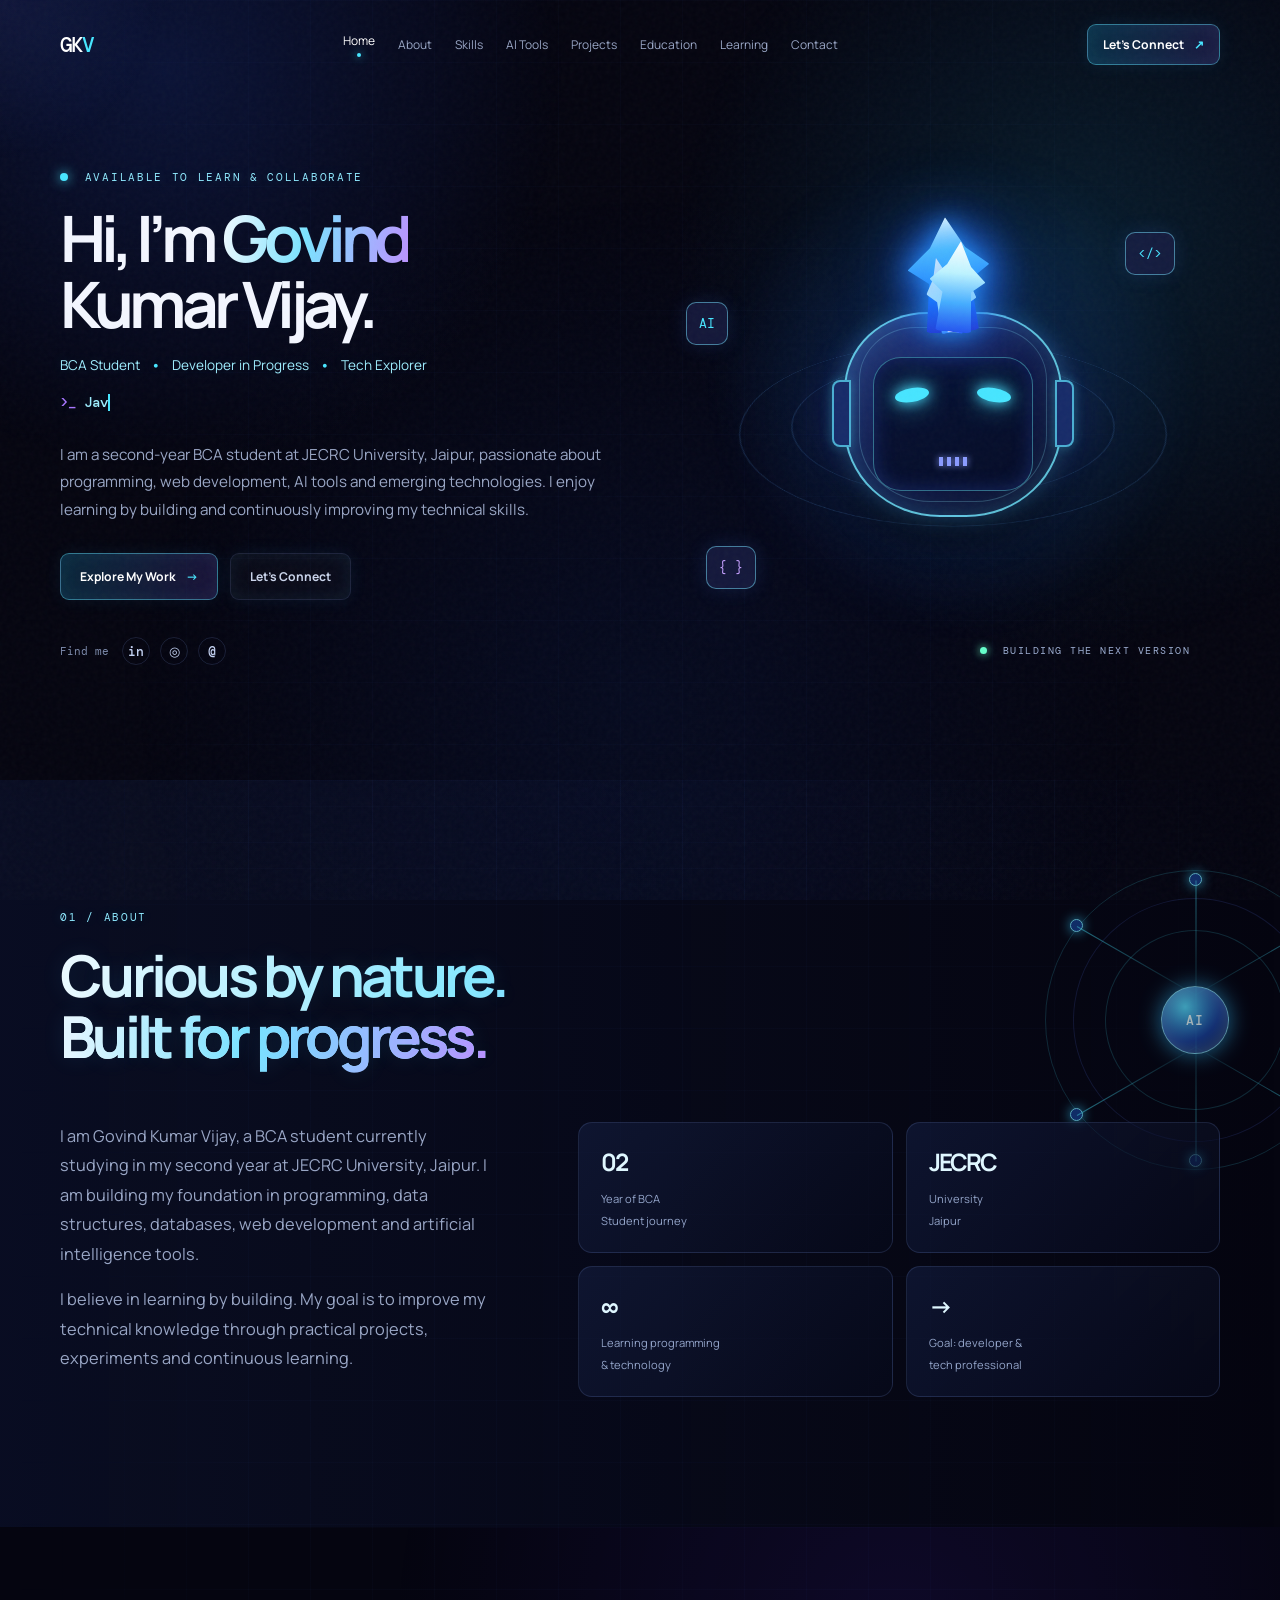
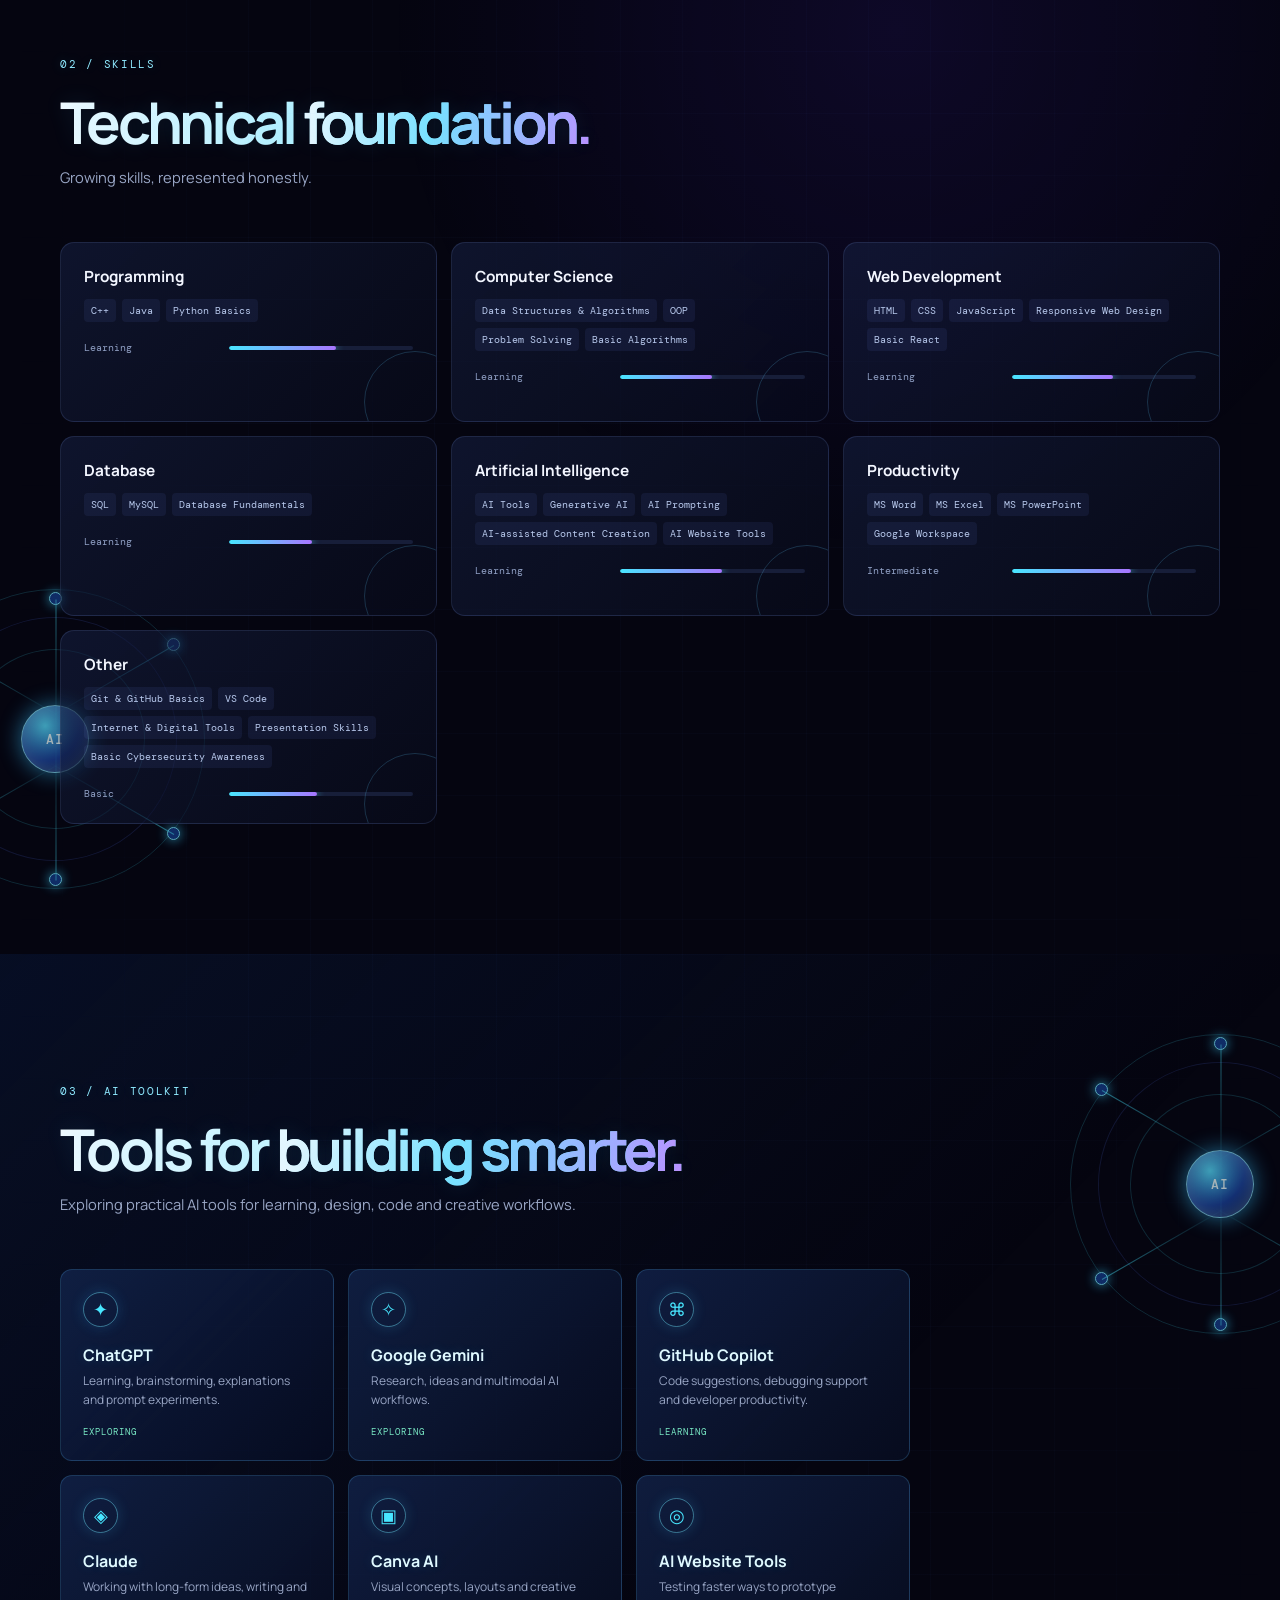
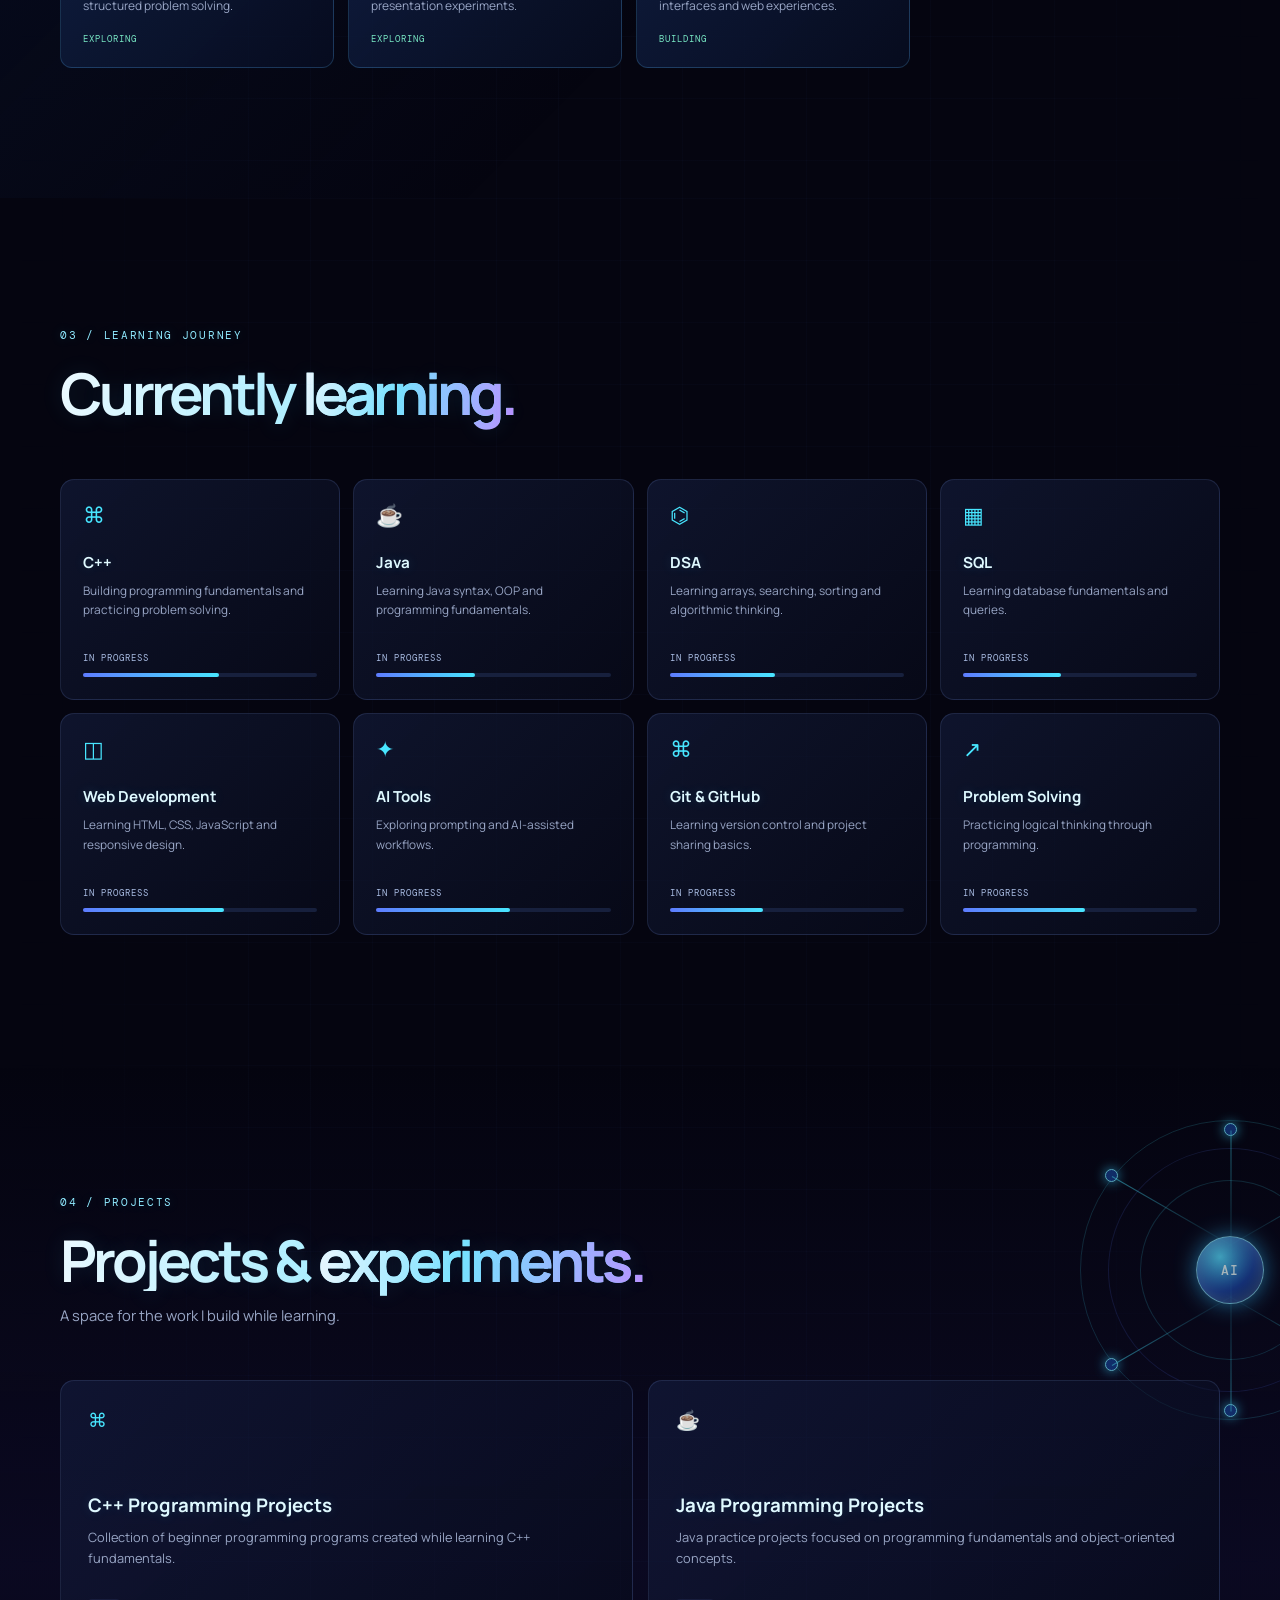
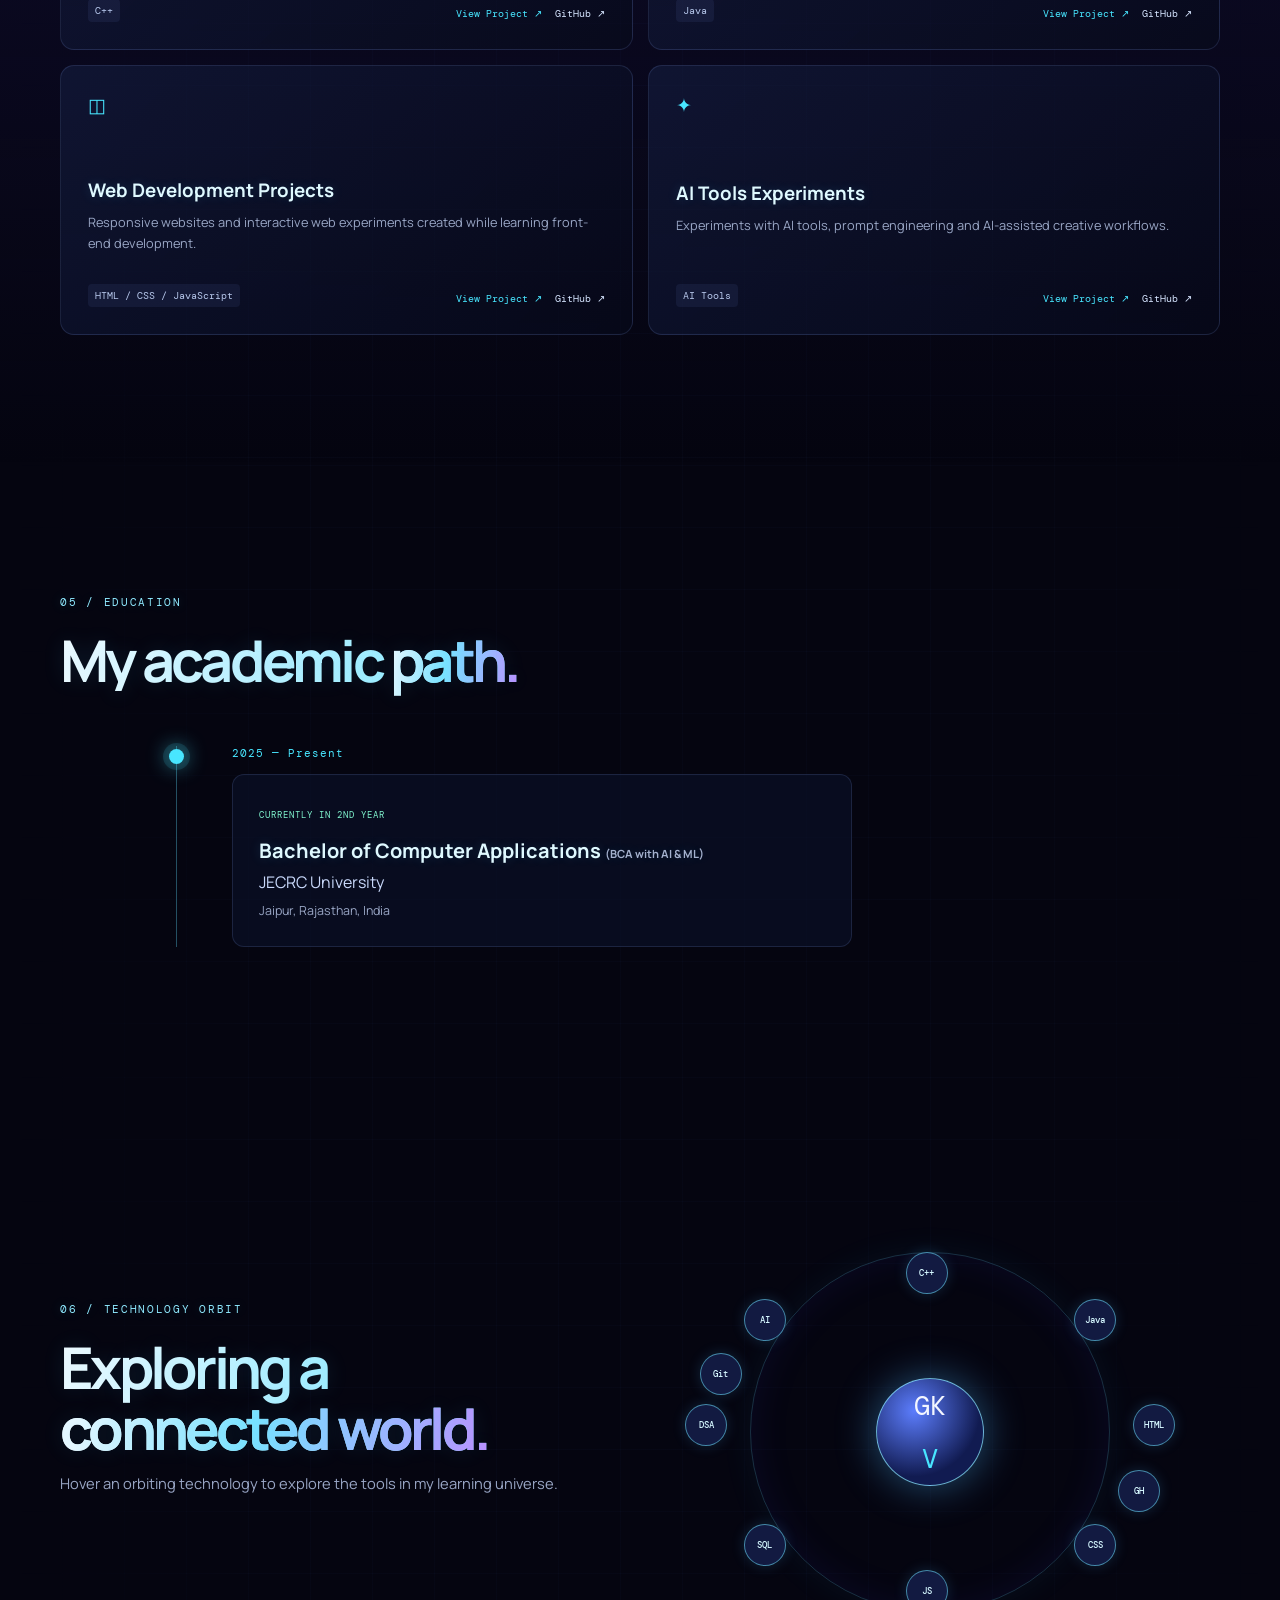
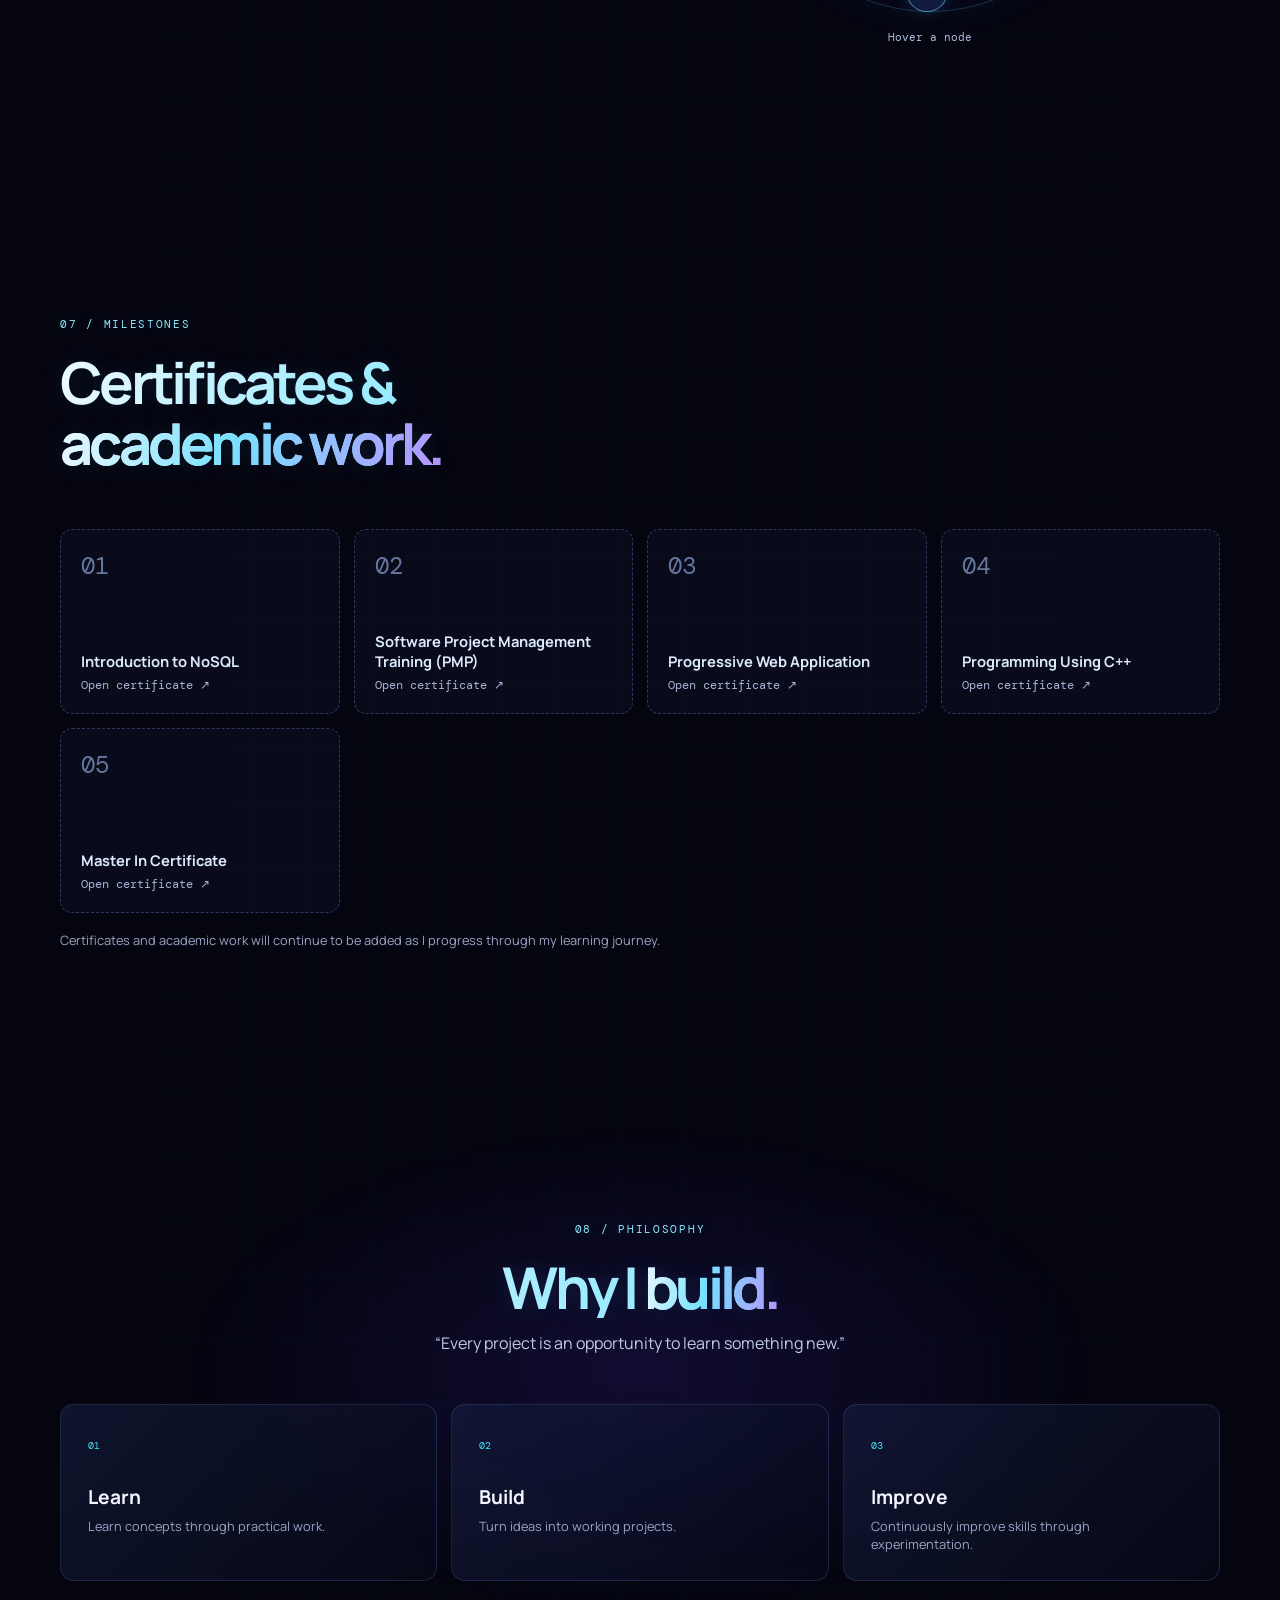
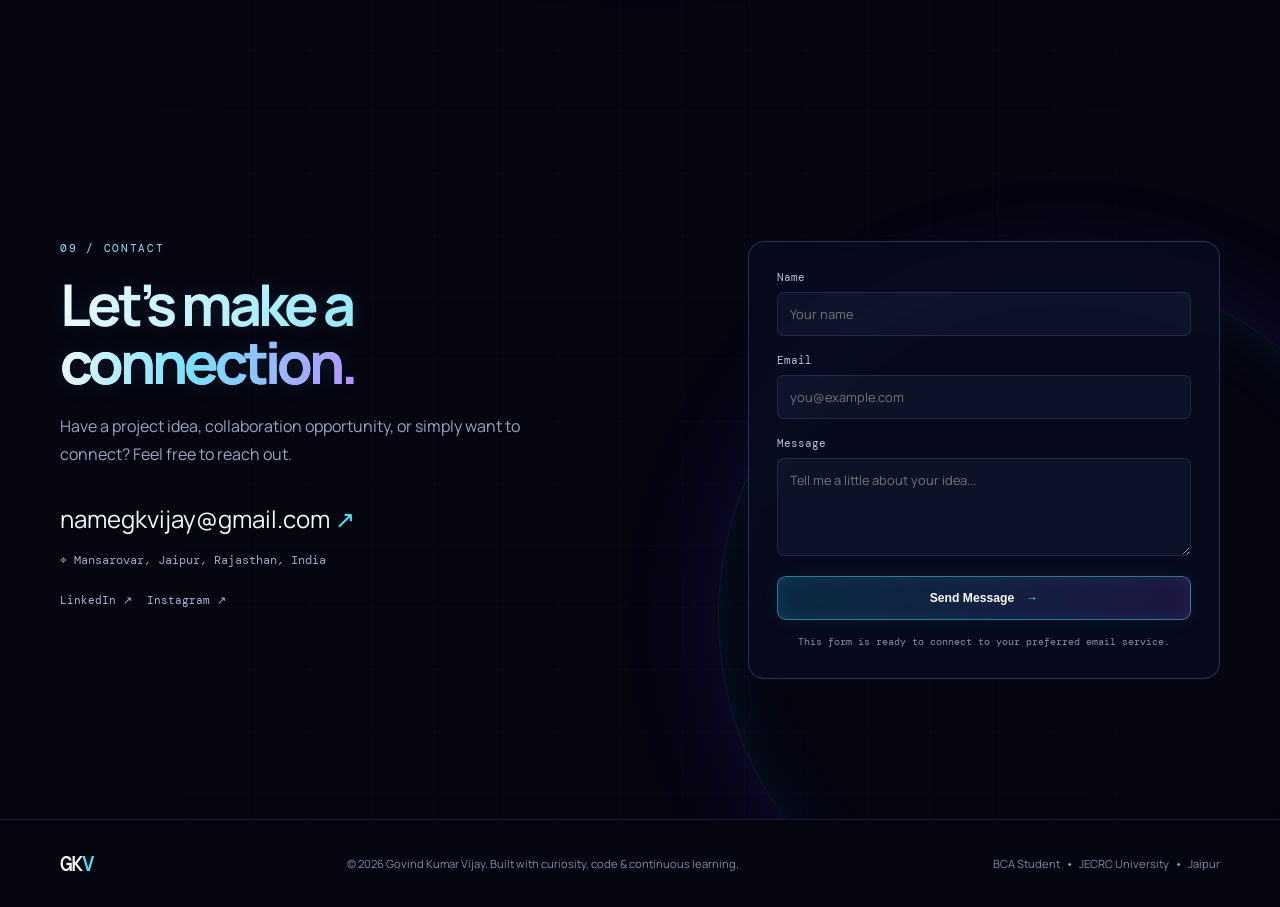
<file: index.html>
<!doctype html>
<html lang="en">
<head>
  <meta charset="UTF-8" />
  <meta name="viewport" content="width=device-width, initial-scale=1.0" />
  <meta name="description" content="Govind Kumar Vijay — BCA student, developer in progress and technology learner." />
  <title>Govind Kumar Vijay | Portfolio</title>
  <link rel="preconnect" href="https://fonts.googleapis.com" />
  <link rel="preconnect" href="https://fonts.gstatic.com" crossorigin />
  <link href="https://fonts.googleapis.com/css2?family=DM+Mono:wght@400;500&family=Manrope:wght@400;500;600;700;800&display=swap" rel="stylesheet" />
  <link rel="stylesheet" href="style.css" />
</head>
<body>
  <div class="cursor-aura" aria-hidden="true"></div>
  <div class="cursor-flame-layer" aria-hidden="true"></div>
  <div class="noise" aria-hidden="true"></div>
  <header class="nav-wrap">
    <nav class="nav container" aria-label="Main navigation">
      <a class="brand" href="#home" aria-label="Govind Kumar Vijay home">GK<span>V</span></a>
      <button class="menu-toggle" aria-expanded="false" aria-label="Open menu"><i></i><i></i><i></i></button>
      <div class="nav-links">
        <a class="active" href="#home">Home</a><a href="#about">About</a><a href="#skills">Skills</a><a href="#ai-tools">AI Tools</a><a href="#projects">Projects</a><a href="#education">Education</a><a href="#learning">Learning</a><a href="#contact">Contact</a>
      </div>
      <a class="nav-cta magnetic" href="#contact">Let's Connect <span>↗</span></a>
    </nav>
  </header>

  <main>
    <section id="home" class="hero section-grid">
      <div class="container hero-layout">
        <div class="hero-copy reveal">
          <p class="eyebrow"><span></span> Available to learn &amp; collaborate</p>
          <h1>Hi, I’m <em>Govind</em><br />Kumar Vijay.</h1>
          <p class="hero-role">BCA Student <b>•</b> Developer in Progress <b>•</b> Tech Explorer</p>
          <div class="type-line"><span class="prompt">&gt;_</span><span id="typing"></span><span class="caret"></span></div>
          <p class="lead">I am a second-year BCA student at JECRC University, Jaipur, passionate about programming, web development, AI tools and emerging technologies. I enjoy learning by building and continuously improving my technical skills.</p>
          <div class="hero-actions"><a href="#projects" class="button primary magnetic">Explore My Work <span>→</span></a><a href="#contact" class="button ghost">Let’s Connect</a></div>
          <div class="socials"><span>Find me</span><a href="https://www.linkedin.com/in/govind-vijay-6130a7372" target="_blank" rel="noopener">in</a><a href="https://www.instagram.com/namegkv" target="_blank" rel="noopener">◎</a><a href="mailto:namegkvijay@gmail.com">@</a></div>
        </div>
        <div class="hero-visual reveal" aria-label="Holographic developer workspace illustration">
          <div class="orbit orbit-one"></div><div class="orbit orbit-two"></div>
          <div class="code-chip chip-one">&lt;/&gt;</div><div class="code-chip chip-two">{ }</div><div class="code-chip chip-three">AI</div>
          <div class="robot-stage" tabindex="0" aria-label="Interactive robot head illustration">
            <div class="aura-flame" aria-hidden="true"><i></i><i></i><i></i><i></i><span></span></div>
            <div class="robot-head">
              <span class="antenna"></span>
              <span class="ear ear-left"></span><span class="ear ear-right"></span>
              <div class="robot-face"><div class="robot-eyes"><i></i><i></i></div><div class="robot-mouth"><i></i><i></i><i></i><i></i></div></div>
            </div>
            <div class="robot-aura" aria-hidden="true"></div>
          </div>
          <div class="visual-caption"><span class="pulse"></span> BUILDING THE NEXT VERSION</div>
        </div>
      </div>
    </section>

    <section id="about" class="section about section-grid"><div class="ai-web ai-web-about" aria-hidden="true"><span class="ai-core">AI</span><i></i><i></i><i></i><i></i><i></i><i></i></div><div class="container">
      <div class="section-head reveal"><p class="eyebrow">01 / About</p><h2>Curious by nature.<br /><em>Built for progress.</em></h2></div>
      <div class="about-layout"><div class="about-copy reveal"><p>I am Govind Kumar Vijay, a BCA student currently studying in my second year at JECRC University, Jaipur. I am building my foundation in programming, data structures, databases, web development and artificial intelligence tools.</p><p>I believe in learning by building. My goal is to improve my technical knowledge through practical projects, experiments and continuous learning.</p></div><div class="stat-grid reveal"><article><strong>02</strong><span>Year of BCA<br />Student journey</span></article><article><strong>JECRC</strong><span>University<br />Jaipur</span></article><article><strong>∞</strong><span>Learning programming<br />&amp; technology</span></article><article><strong>→</strong><span>Goal: developer &amp;<br />tech professional</span></article></div></div>
    </div></section>

    <section id="skills" class="section skills section-grid"><div class="ai-web ai-web-skills" aria-hidden="true"><span class="ai-core">AI</span><i></i><i></i><i></i><i></i><i></i><i></i></div><div class="container"><div class="section-head reveal"><p class="eyebrow">02 / Skills</p><h2>Technical <em>foundation.</em></h2><p>Growing skills, represented honestly.</p></div><div id="skills-grid" class="skills-grid"></div></div></section>

    <section id="ai-tools" class="section ai-tools section-grid"><div class="ai-web ai-web-tools" aria-hidden="true"><span class="ai-core">AI</span><i></i><i></i><i></i><i></i><i></i><i></i></div><div class="container"><div class="section-head reveal"><p class="eyebrow">03 / AI Toolkit</p><h2>Tools for <em>building smarter.</em></h2><p>Exploring practical AI tools for learning, design, code and creative workflows.</p></div><div class="ai-tools-grid reveal"><article class="ai-tool-card"><span class="tool-mark">✦</span><div><h3>ChatGPT</h3><p>Learning, brainstorming, explanations and prompt experiments.</p></div><span class="tool-status">EXPLORING</span></article><article class="ai-tool-card"><span class="tool-mark">✧</span><div><h3>Google Gemini</h3><p>Research, ideas and multimodal AI workflows.</p></div><span class="tool-status">EXPLORING</span></article><article class="ai-tool-card"><span class="tool-mark">⌘</span><div><h3>GitHub Copilot</h3><p>Code suggestions, debugging support and developer productivity.</p></div><span class="tool-status">LEARNING</span></article><article class="ai-tool-card"><span class="tool-mark">◈</span><div><h3>Claude</h3><p>Working with long-form ideas, writing and structured problem solving.</p></div><span class="tool-status">EXPLORING</span></article><article class="ai-tool-card"><span class="tool-mark">▣</span><div><h3>Canva AI</h3><p>Visual concepts, layouts and creative presentation experiments.</p></div><span class="tool-status">EXPLORING</span></article><article class="ai-tool-card"><span class="tool-mark">◎</span><div><h3>AI Website Tools</h3><p>Testing faster ways to prototype interfaces and web experiences.</p></div><span class="tool-status">BUILDING</span></article></div></div></section>

    <section id="learning" class="section learning section-grid"><div class="container"><div class="section-head reveal"><p class="eyebrow">03 / Learning Journey</p><h2>Currently <em>learning.</em></h2></div><div id="learning-grid" class="learning-grid"></div></div></section>

    <section id="projects" class="section projects section-grid"><div class="ai-web ai-web-projects" aria-hidden="true"><span class="ai-core">AI</span><i></i><i></i><i></i><i></i><i></i><i></i></div><div class="container"><div class="section-head reveal"><p class="eyebrow">04 / Projects</p><h2>Projects &amp; <em>experiments.</em></h2><p>A space for the work I build while learning.</p></div><div id="projects-grid" class="projects-grid"></div></div></section>

    <section id="education" class="section education section-grid"><div class="container"><div class="section-head reveal"><p class="eyebrow">05 / Education</p><h2>My academic <em>path.</em></h2></div><div class="timeline reveal"><div class="time-node"></div><div class="time-date">2025 — Present</div><div class="time-card"><span class="status">CURRENTLY IN 2ND YEAR</span><h3>Bachelor of Computer Applications <small>(BCA with AI &amp; ML)</small></h3><p>JECRC University</p><span>Jaipur, Rajasthan, India</span></div></div></div></section>

    <section class="section orbit-section section-grid"><div class="container orbit-layout"><div class="section-head reveal"><p class="eyebrow">06 / Technology Orbit</p><h2>Exploring a<br /><em>connected world.</em></h2><p>Hover an orbiting technology to explore the tools in my learning universe.</p></div><div class="tech-orbit reveal"><div class="orbit-ring"></div><div class="orbit-center">GK<span>V</span></div><div class="orbit-items"><button data-tech="C++ — programming fundamentals">C++</button><button data-tech="Java — OOP &amp; core syntax">Java</button><button data-tech="HTML — semantic structure">HTML</button><button data-tech="CSS — responsive styling">CSS</button><button data-tech="JavaScript — web interactivity">JS</button><button data-tech="SQL — database querying">SQL</button><button data-tech="DSA — algorithmic thinking">DSA</button><button data-tech="AI — tools &amp; workflows">AI</button><button data-tech="Git — version control basics">Git</button><button data-tech="GitHub — project sharing">GH</button></div><p class="tech-tooltip">Hover a node</p></div></div></section>

    <section class="section certificates section-grid"><div class="container"><div class="section-head reveal"><p class="eyebrow">07 / Milestones</p><h2>Certificates &amp;<br /><em>academic work.</em></h2></div><div class="certificate-grid reveal"><a class="certificate certificate-link" href="assets/documents/introduction-to-nosql.pdf" target="_blank"><span>01</span><div><strong>Introduction to NoSQL</strong><p>Open certificate ↗</p></div></a><a class="certificate certificate-link" href="assets/documents/software-project-management-pmp.pdf" target="_blank"><span>02</span><div><strong>Software Project Management Training (PMP)</strong><p>Open certificate ↗</p></div></a><a class="certificate certificate-link" href="assets/documents/progressive-web-application.pdf" target="_blank"><span>03</span><div><strong>Progressive Web Application</strong><p>Open certificate ↗</p></div></a><a class="certificate certificate-link" href="assets/documents/programming-using-cpp.pdf" target="_blank"><span>04</span><div><strong>Programming Using C++</strong><p>Open certificate ↗</p></div></a><a class="certificate certificate-link" href="assets/documents/master-in-certificate.pdf" target="_blank"><span>05</span><div><strong>Master In Certificate</strong><p>Open certificate ↗</p></div></a></div><p class="future-note">Certificates and academic work will continue to be added as I progress through my learning journey.</p></div></section>

    <section class="section why section-grid"><div class="container"><div class="why-intro reveal"><p class="eyebrow">08 / Philosophy</p><h2>Why I <em>build.</em></h2><p>“Every project is an opportunity to learn something new.”</p></div><div class="why-cards reveal"><article><b>01</b><h3>Learn</h3><p>Learn concepts through practical work.</p></article><article><b>02</b><h3>Build</h3><p>Turn ideas into working projects.</p></article><article><b>03</b><h3>Improve</h3><p>Continuously improve skills through experimentation.</p></article></div></div></section>

    <section id="contact" class="section contact section-grid"><div class="contact-orb"></div><div class="container contact-layout"><div class="contact-copy reveal"><p class="eyebrow">09 / Contact</p><h2>Let’s make a<br /><em>connection.</em></h2><p>Have a project idea, collaboration opportunity, or simply want to connect? Feel free to reach out.</p><a class="email-link" href="mailto:namegkvijay@gmail.com">namegkvijay@gmail.com <span>↗</span></a><p class="location">⌖ Mansarovar, Jaipur, Rajasthan, India</p><div class="contact-social"><a href="https://www.linkedin.com/in/govind-vijay-6130a7372" target="_blank" rel="noopener">LinkedIn ↗</a><a href="https://www.instagram.com/namegkv" target="_blank" rel="noopener">Instagram ↗</a></div></div><form class="contact-form reveal" id="contact-form" novalidate><label>Name<input required name="name" placeholder="Your name" /></label><label>Email<input required name="email" type="email" placeholder="you@example.com" /></label><label>Message<textarea required name="message" rows="4" placeholder="Tell me a little about your idea..."></textarea></label><button class="button primary magnetic" type="submit">Send Message <span>→</span></button><p class="form-note" id="form-note">This form is ready to connect to your preferred email service.</p></form></div></section>
  </main>
  <footer><div class="container"><a class="brand" href="#home">GK<span>V</span></a><p>© 2026 Govind Kumar Vijay. Built with curiosity, code &amp; continuous learning.</p><span>BCA Student <i>•</i> JECRC University <i>•</i> Jaipur</span></div></footer>
  <script src="script.js"></script>
</body>
</html>
</file>
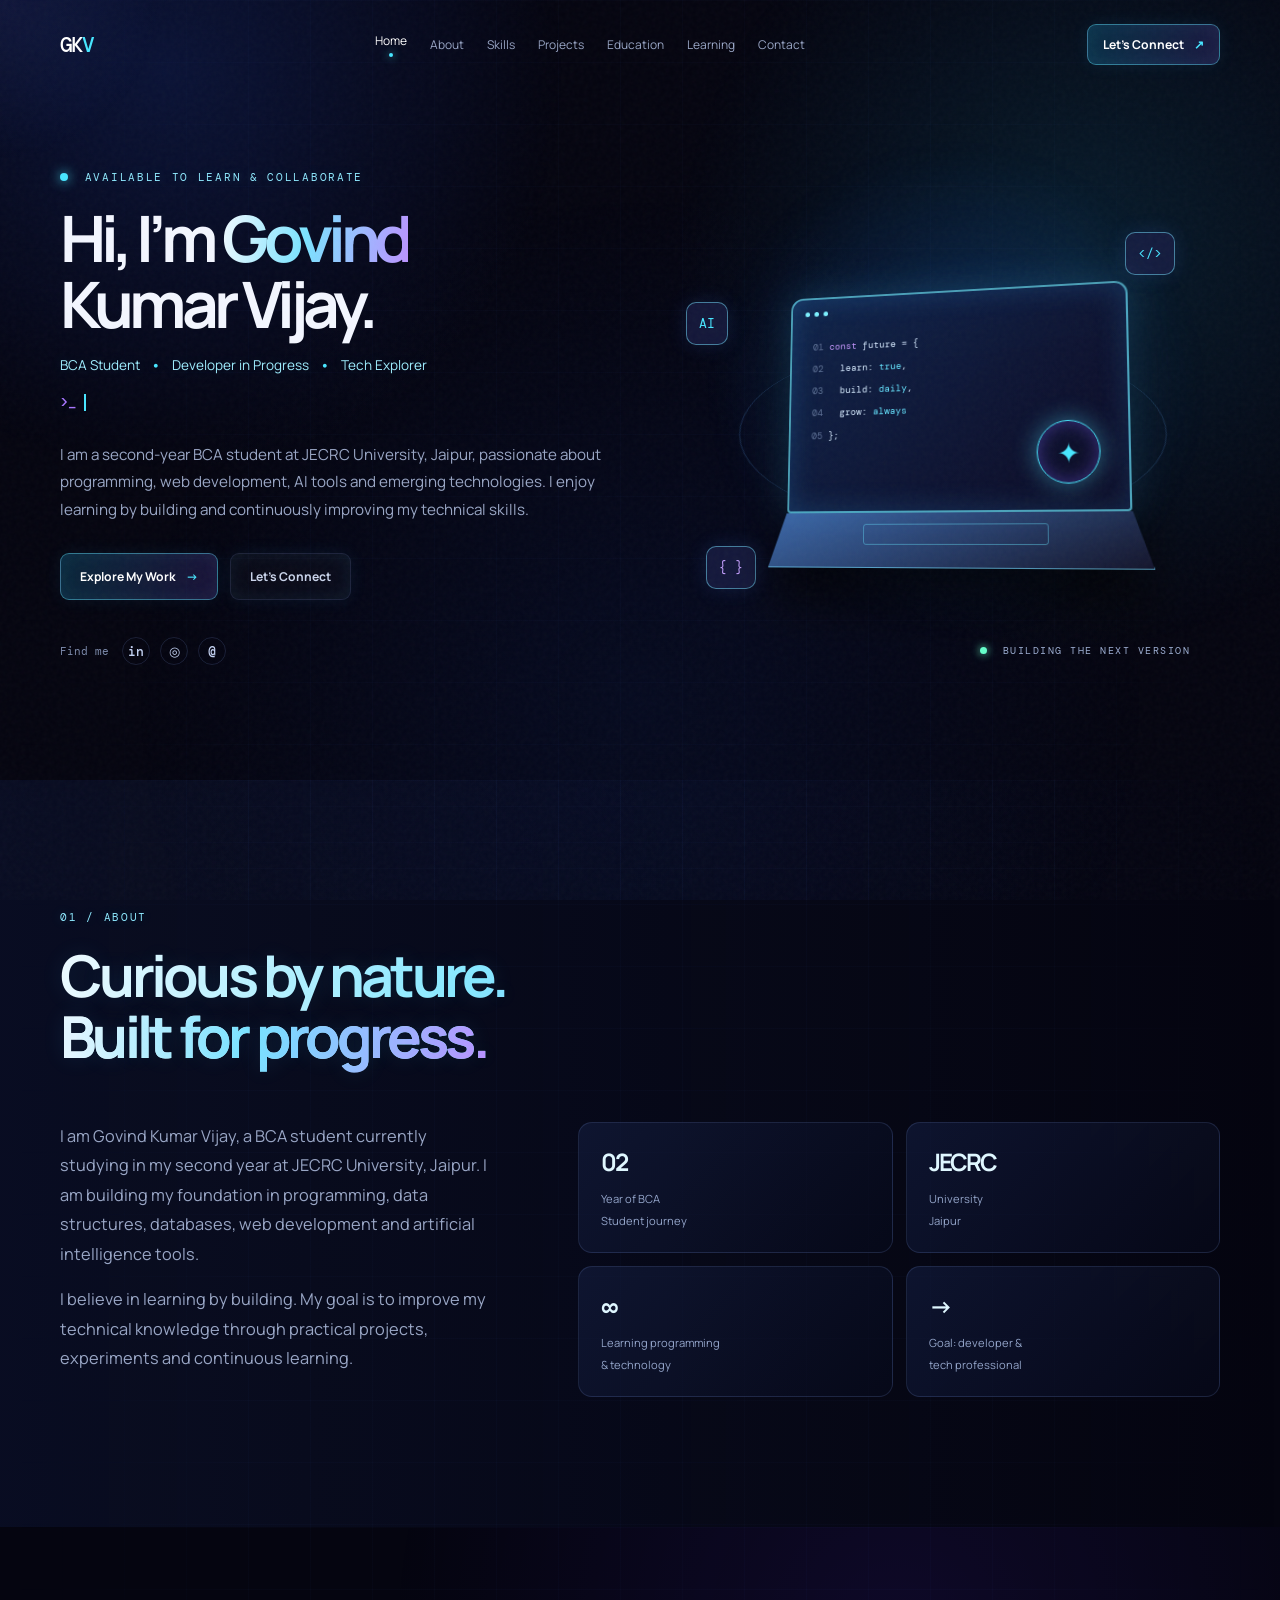
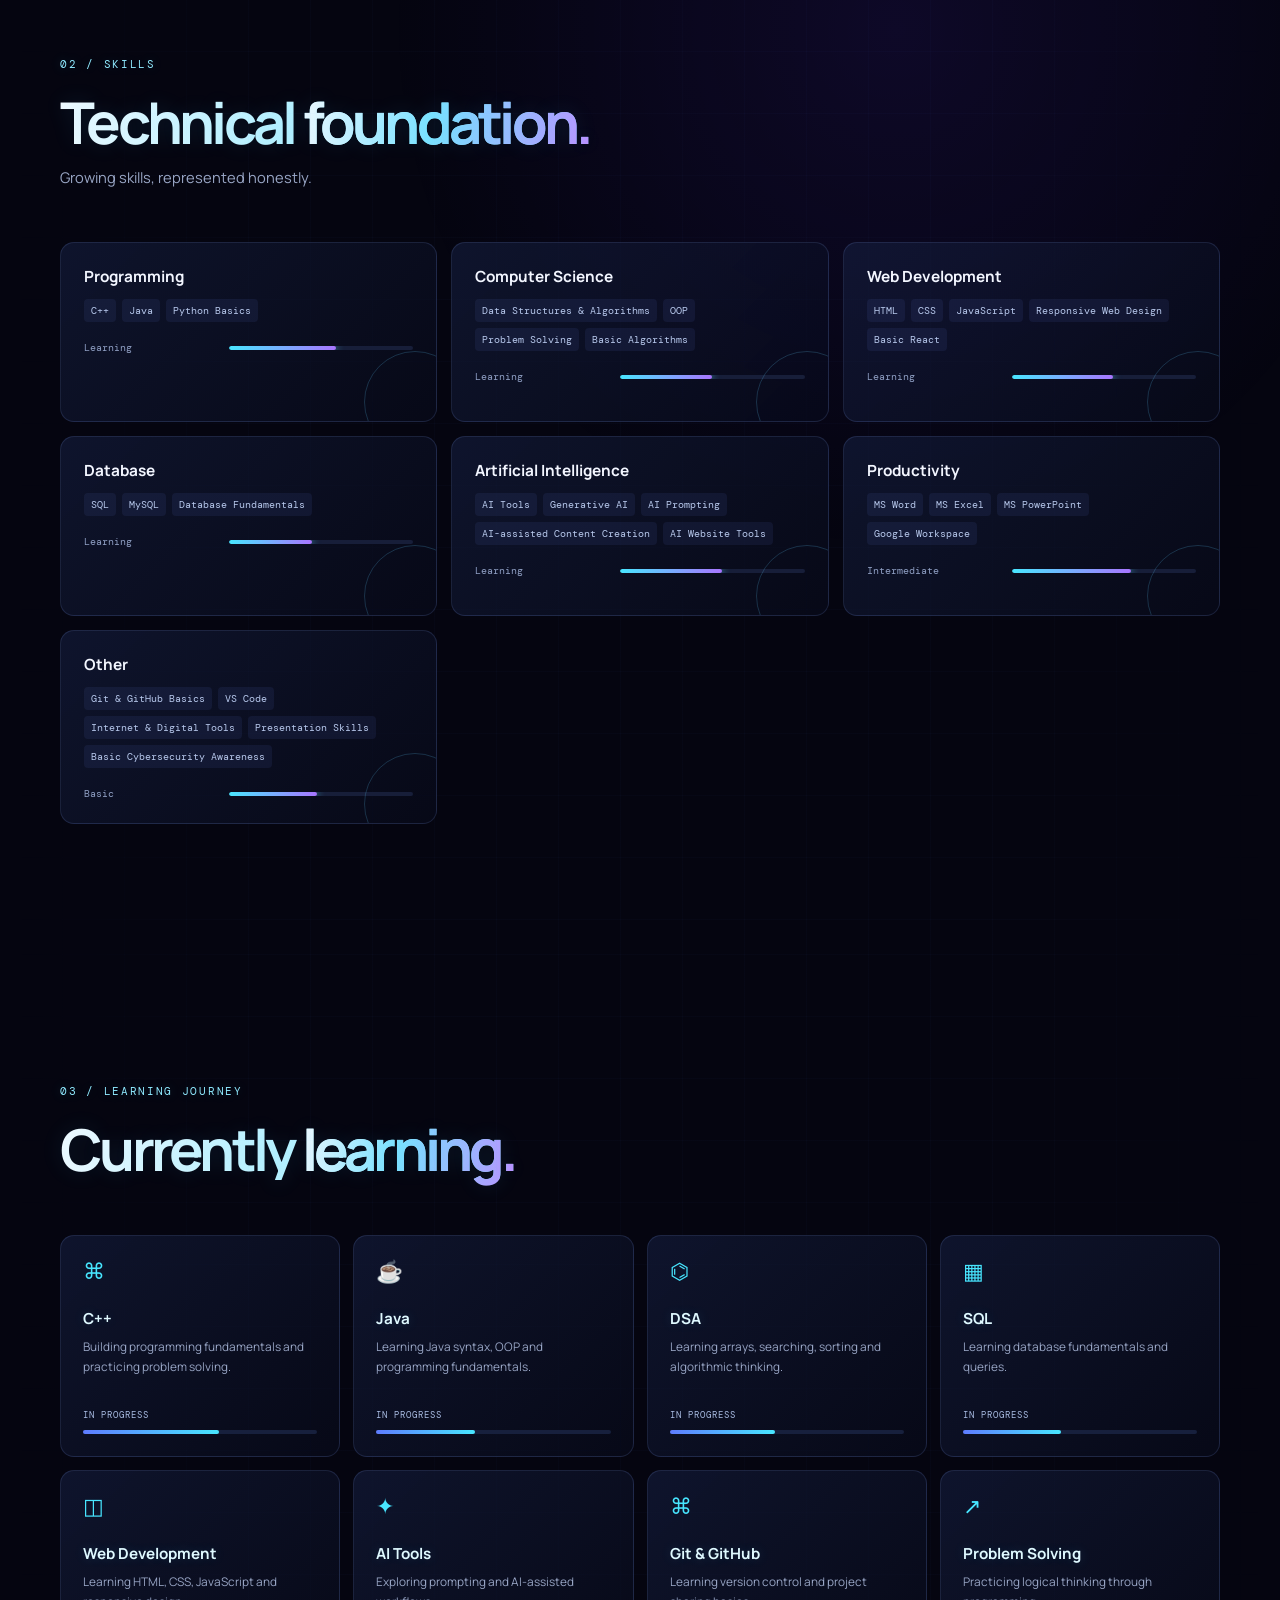
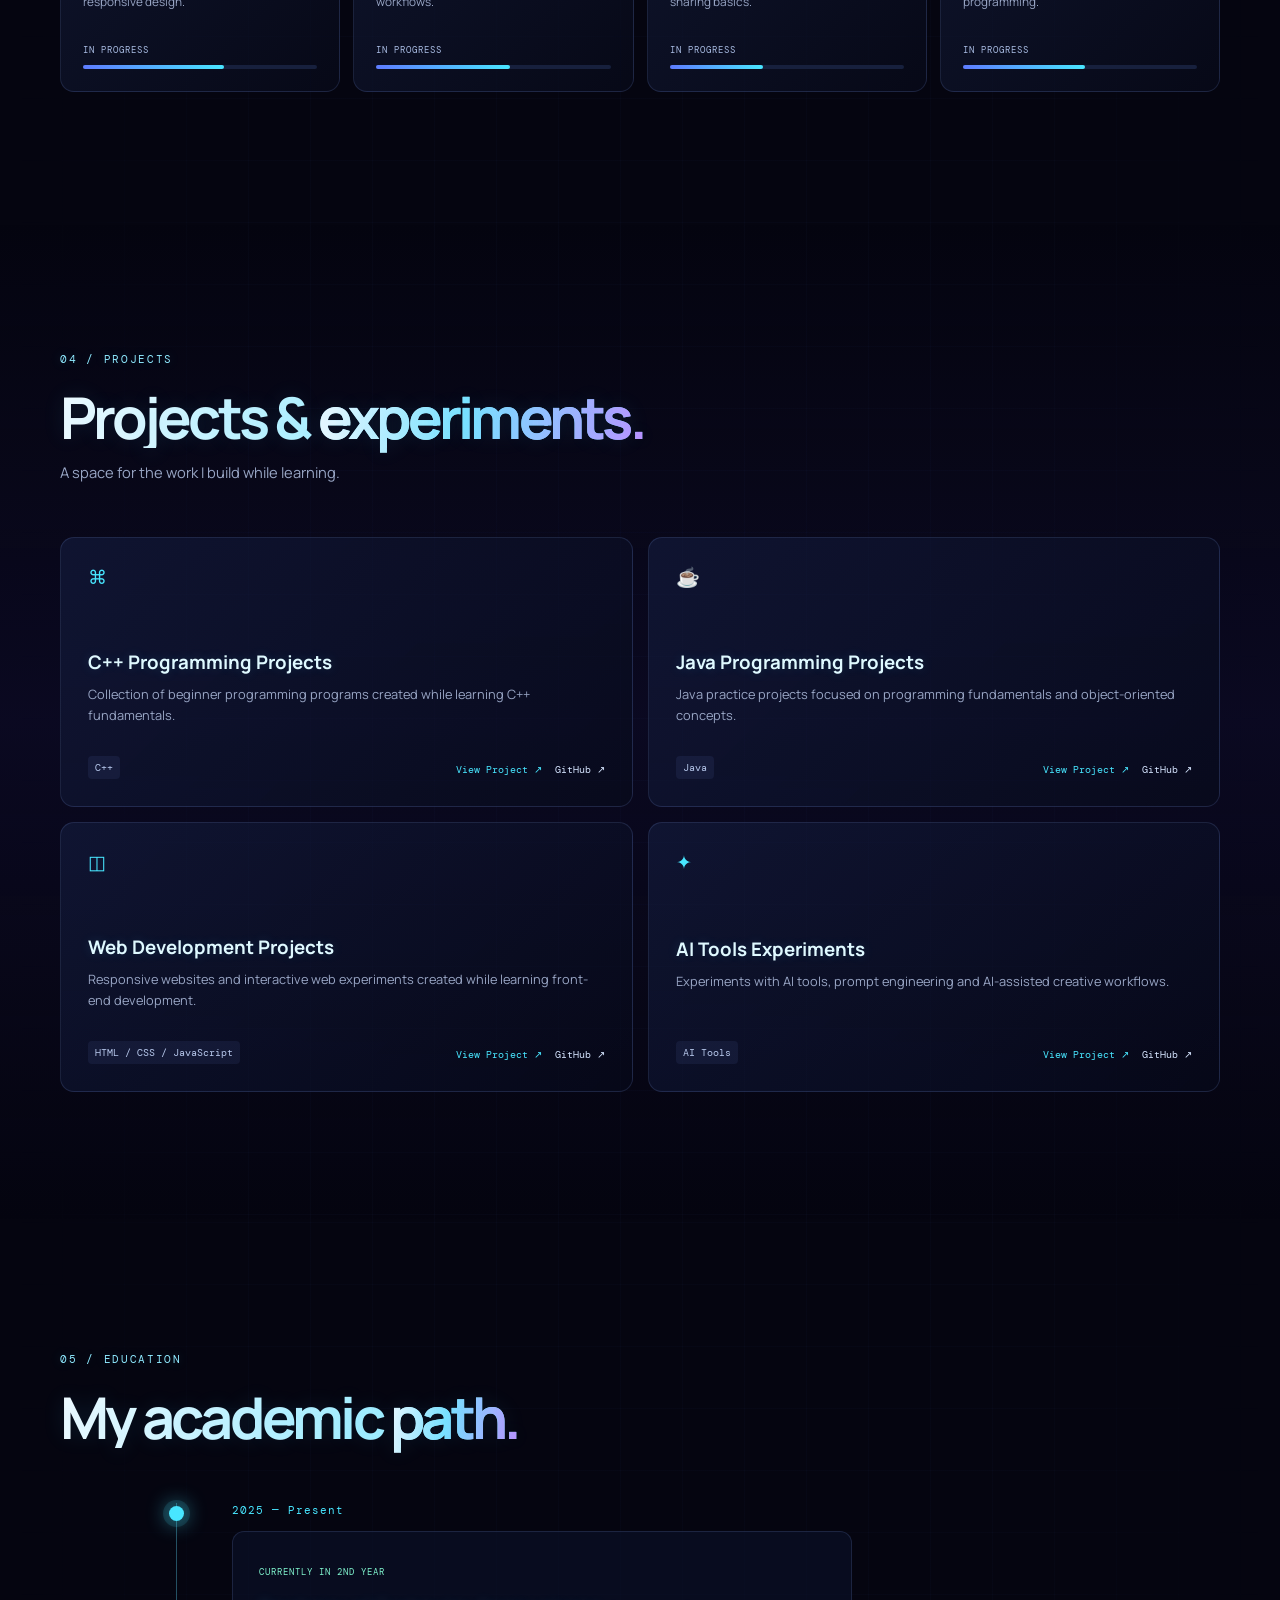
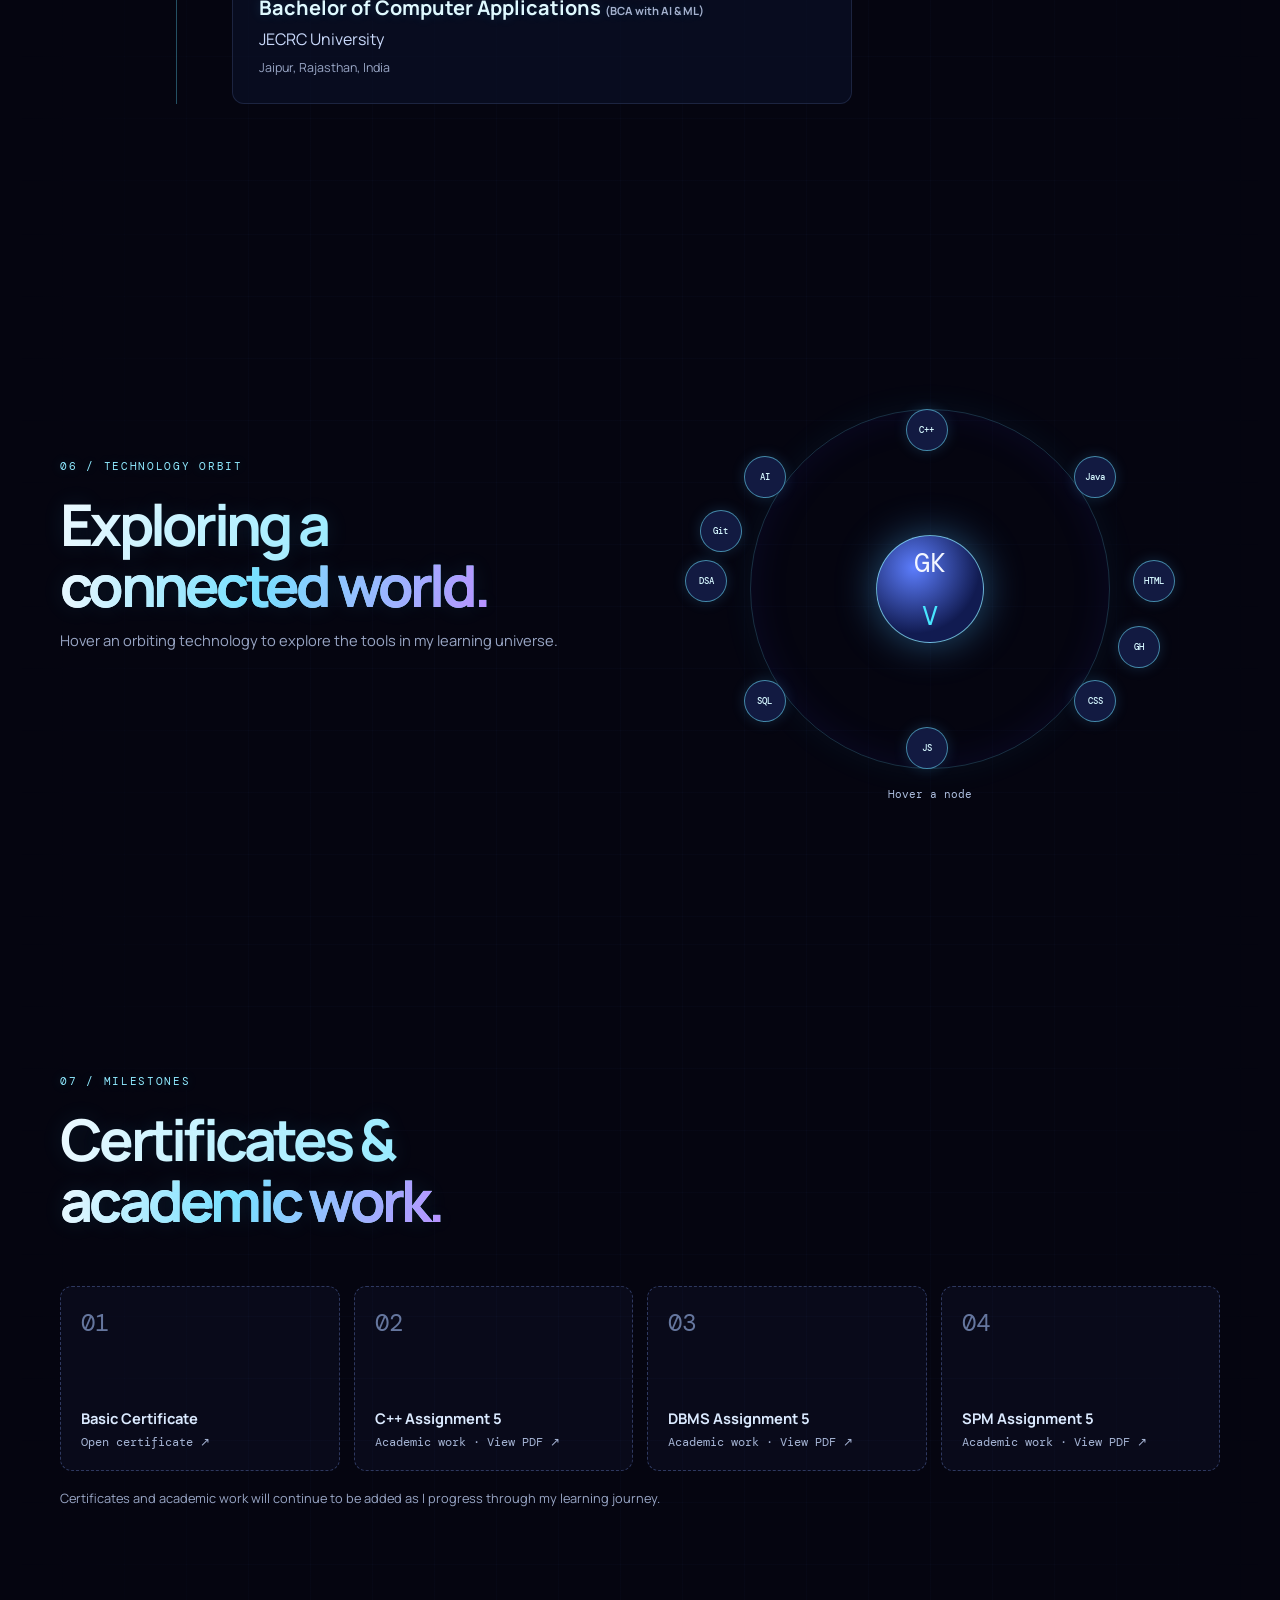
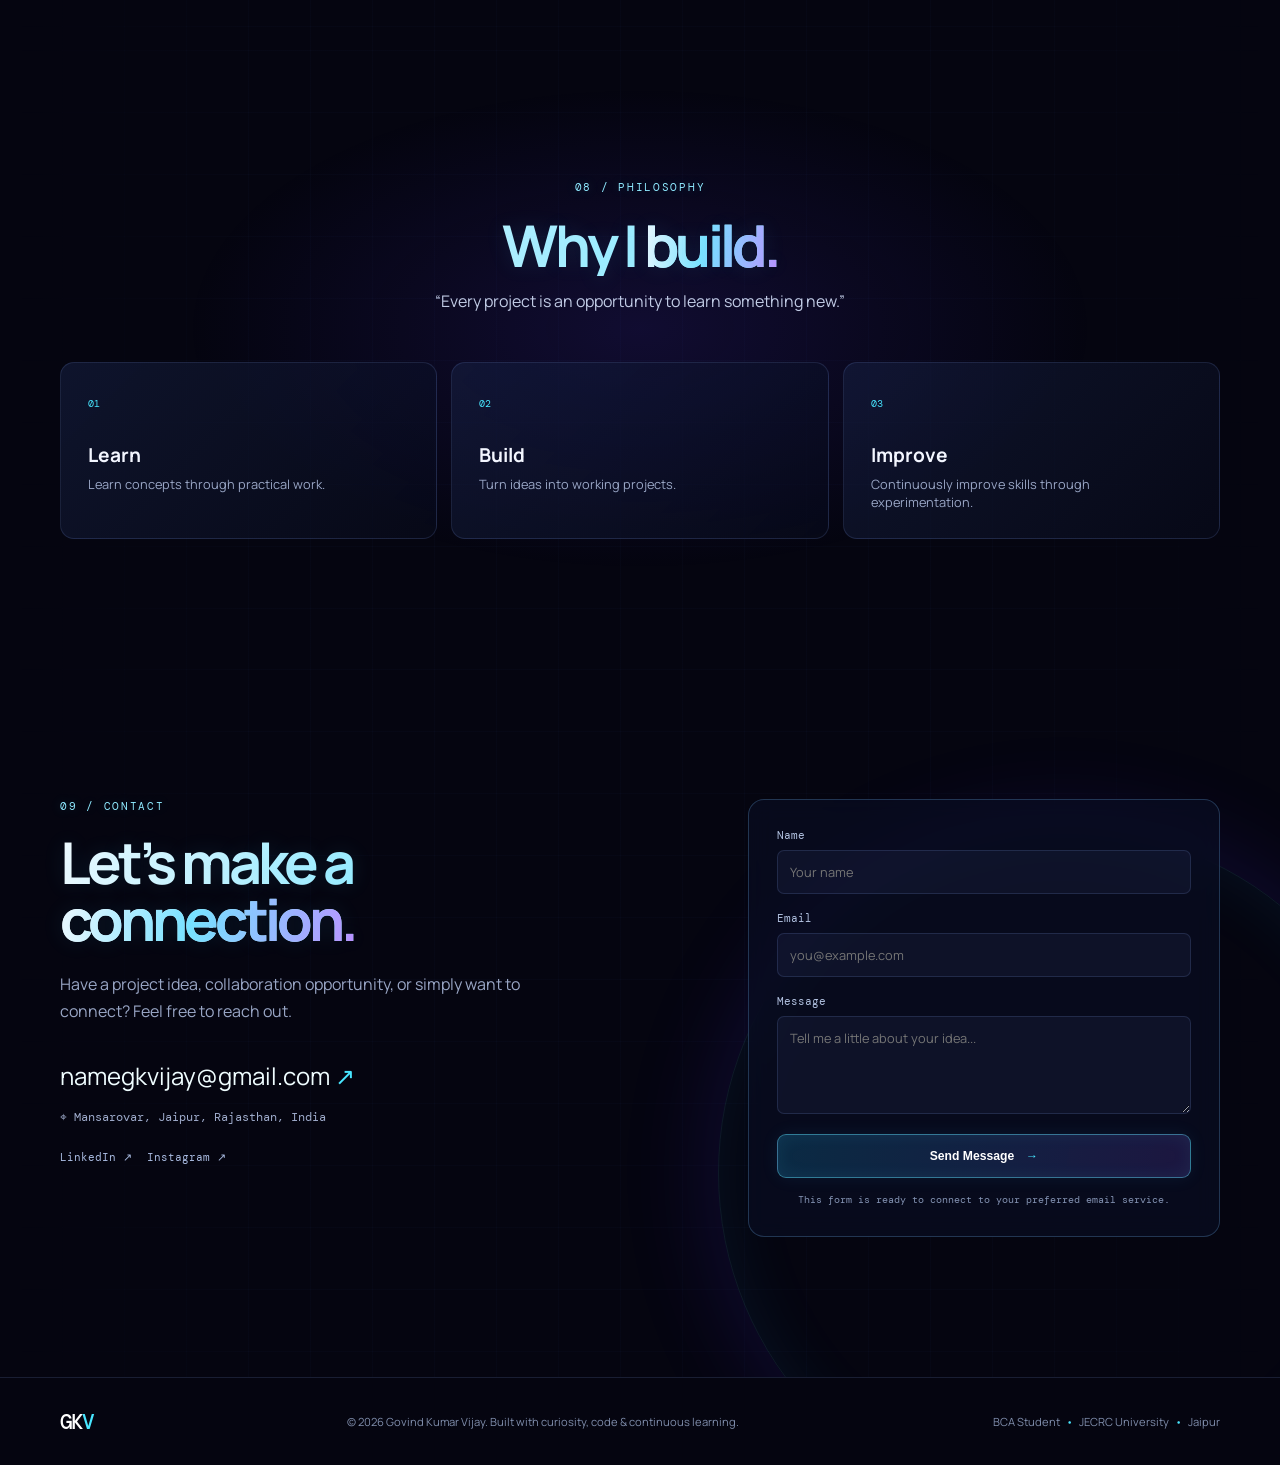
<file: index,portfoliyo.html>
<!doctype html>
<html lang="en">
<head>
  <meta charset="UTF-8" />
  <meta name="viewport" content="width=device-width, initial-scale=1.0" />
  <meta name="description" content="Govind Kumar Vijay — BCA student, developer in progress and technology learner." />
  <title>Govind Kumar Vijay | Portfolio</title>
  <link rel="preconnect" href="https://fonts.googleapis.com" />
  <link rel="preconnect" href="https://fonts.gstatic.com" crossorigin />
  <link href="https://fonts.googleapis.com/css2?family=DM+Mono:wght@400;500&family=Manrope:wght@400;500;600;700;800&display=swap" rel="stylesheet" />
  <link rel="stylesheet" href="style.css" />
</head>
<body>
  <div class="cursor-aura" aria-hidden="true"></div>
  <div class="noise" aria-hidden="true"></div>
  <header class="nav-wrap">
    <nav class="nav container" aria-label="Main navigation">
      <a class="brand" href="#home" aria-label="Govind Kumar Vijay home">GK<span>V</span></a>
      <button class="menu-toggle" aria-expanded="false" aria-label="Open menu"><i></i><i></i><i></i></button>
      <div class="nav-links">
        <a class="active" href="#home">Home</a><a href="#about">About</a><a href="#skills">Skills</a><a href="#projects">Projects</a><a href="#education">Education</a><a href="#learning">Learning</a><a href="#contact">Contact</a>
      </div>
      <a class="nav-cta magnetic" href="#contact">Let's Connect <span>↗</span></a>
    </nav>
  </header>

  <main>
    <section id="home" class="hero section-grid">
      <div class="container hero-layout">
        <div class="hero-copy reveal">
          <p class="eyebrow"><span></span> Available to learn &amp; collaborate</p>
          <h1>Hi, I’m <em>Govind</em><br />Kumar Vijay.</h1>
          <p class="hero-role">BCA Student <b>•</b> Developer in Progress <b>•</b> Tech Explorer</p>
          <div class="type-line"><span class="prompt">&gt;_</span><span id="typing"></span><span class="caret"></span></div>
          <p class="lead">I am a second-year BCA student at JECRC University, Jaipur, passionate about programming, web development, AI tools and emerging technologies. I enjoy learning by building and continuously improving my technical skills.</p>
          <div class="hero-actions"><a href="#projects" class="button primary magnetic">Explore My Work <span>→</span></a><a href="#contact" class="button ghost">Let’s Connect</a></div>
          <div class="socials"><span>Find me</span><a href="https://www.linkedin.com/in/govind-vijay-6130a7372" target="_blank" rel="noopener">in</a><a href="https://www.instagram.com/namegkv" target="_blank" rel="noopener">◎</a><a href="mailto:namegkvijay@gmail.com">@</a></div>
        </div>
        <div class="hero-visual reveal" aria-label="Holographic developer workspace illustration">
          <div class="orbit orbit-one"></div><div class="orbit orbit-two"></div>
          <div class="code-chip chip-one">&lt;/&gt;</div><div class="code-chip chip-two">{ }</div><div class="code-chip chip-three">AI</div>
          <div class="holo-laptop"><div class="screen"><div class="screen-bar"><i></i><i></i><i></i></div><code><b>01</b> <span>const</span> future = {<br><b>02</b>&nbsp;&nbsp; learn: <i>true</i>,<br><b>03</b>&nbsp;&nbsp; build: <i>daily</i>,<br><b>04</b>&nbsp;&nbsp; grow: <i>always</i><br><b>05</b> };</code><div class="brain">✦</div></div><div class="keyboard"></div></div>
          <div class="visual-caption"><span class="pulse"></span> BUILDING THE NEXT VERSION</div>
        </div>
      </div>
    </section>

    <section id="about" class="section about section-grid"><div class="container">
      <div class="section-head reveal"><p class="eyebrow">01 / About</p><h2>Curious by nature.<br /><em>Built for progress.</em></h2></div>
      <div class="about-layout"><div class="about-copy reveal"><p>I am Govind Kumar Vijay, a BCA student currently studying in my second year at JECRC University, Jaipur. I am building my foundation in programming, data structures, databases, web development and artificial intelligence tools.</p><p>I believe in learning by building. My goal is to improve my technical knowledge through practical projects, experiments and continuous learning.</p></div><div class="stat-grid reveal"><article><strong>02</strong><span>Year of BCA<br />Student journey</span></article><article><strong>JECRC</strong><span>University<br />Jaipur</span></article><article><strong>∞</strong><span>Learning programming<br />&amp; technology</span></article><article><strong>→</strong><span>Goal: developer &amp;<br />tech professional</span></article></div></div>
    </div></section>

    <section id="skills" class="section skills section-grid"><div class="container"><div class="section-head reveal"><p class="eyebrow">02 / Skills</p><h2>Technical <em>foundation.</em></h2><p>Growing skills, represented honestly.</p></div><div id="skills-grid" class="skills-grid"></div></div></section>

    <section id="learning" class="section learning section-grid"><div class="container"><div class="section-head reveal"><p class="eyebrow">03 / Learning Journey</p><h2>Currently <em>learning.</em></h2></div><div id="learning-grid" class="learning-grid"></div></div></section>

    <section id="projects" class="section projects section-grid"><div class="container"><div class="section-head reveal"><p class="eyebrow">04 / Projects</p><h2>Projects &amp; <em>experiments.</em></h2><p>A space for the work I build while learning.</p></div><div id="projects-grid" class="projects-grid"></div></div></section>

    <section id="education" class="section education section-grid"><div class="container"><div class="section-head reveal"><p class="eyebrow">05 / Education</p><h2>My academic <em>path.</em></h2></div><div class="timeline reveal"><div class="time-node"></div><div class="time-date">2025 — Present</div><div class="time-card"><span class="status">CURRENTLY IN 2ND YEAR</span><h3>Bachelor of Computer Applications <small>(BCA with AI &amp; ML)</small></h3><p>JECRC University</p><span>Jaipur, Rajasthan, India</span></div></div></div></section>

    <section class="section orbit-section section-grid"><div class="container orbit-layout"><div class="section-head reveal"><p class="eyebrow">06 / Technology Orbit</p><h2>Exploring a<br /><em>connected world.</em></h2><p>Hover an orbiting technology to explore the tools in my learning universe.</p></div><div class="tech-orbit reveal"><div class="orbit-ring"></div><div class="orbit-center">GK<span>V</span></div><div class="orbit-items"><button data-tech="C++ — programming fundamentals">C++</button><button data-tech="Java — OOP &amp; core syntax">Java</button><button data-tech="HTML — semantic structure">HTML</button><button data-tech="CSS — responsive styling">CSS</button><button data-tech="JavaScript — web interactivity">JS</button><button data-tech="SQL — database querying">SQL</button><button data-tech="DSA — algorithmic thinking">DSA</button><button data-tech="AI — tools &amp; workflows">AI</button><button data-tech="Git — version control basics">Git</button><button data-tech="GitHub — project sharing">GH</button></div><p class="tech-tooltip">Hover a node</p></div></div></section>

    <section class="section certificates section-grid"><div class="container"><div class="section-head reveal"><p class="eyebrow">07 / Milestones</p><h2>Certificates &amp;<br /><em>academic work.</em></h2></div><div class="certificate-grid reveal"><a class="certificate certificate-link" href="assets/documents/govind-kumar-vijay-certificate.pdf" target="_blank"><span>01</span><div><strong>Basic Certificate</strong><p>Open certificate ↗</p></div></a><a class="certificate certificate-link" href="assets/documents/cpp-assignment-5.pdf" target="_blank"><span>02</span><div><strong>C++ Assignment 5</strong><p>Academic work · View PDF ↗</p></div></a><a class="certificate certificate-link" href="assets/documents/dbms-assignment-5.pdf" target="_blank"><span>03</span><div><strong>DBMS Assignment 5</strong><p>Academic work · View PDF ↗</p></div></a><a class="certificate certificate-link" href="assets/documents/spm-assignment-5.pdf" target="_blank"><span>04</span><div><strong>SPM Assignment 5</strong><p>Academic work · View PDF ↗</p></div></a></div><p class="future-note">Certificates and academic work will continue to be added as I progress through my learning journey.</p></div></section>

    <section class="section why section-grid"><div class="container"><div class="why-intro reveal"><p class="eyebrow">08 / Philosophy</p><h2>Why I <em>build.</em></h2><p>“Every project is an opportunity to learn something new.”</p></div><div class="why-cards reveal"><article><b>01</b><h3>Learn</h3><p>Learn concepts through practical work.</p></article><article><b>02</b><h3>Build</h3><p>Turn ideas into working projects.</p></article><article><b>03</b><h3>Improve</h3><p>Continuously improve skills through experimentation.</p></article></div></div></section>

    <section id="contact" class="section contact section-grid"><div class="contact-orb"></div><div class="container contact-layout"><div class="contact-copy reveal"><p class="eyebrow">09 / Contact</p><h2>Let’s make a<br /><em>connection.</em></h2><p>Have a project idea, collaboration opportunity, or simply want to connect? Feel free to reach out.</p><a class="email-link" href="mailto:namegkvijay@gmail.com">namegkvijay@gmail.com <span>↗</span></a><p class="location">⌖ Mansarovar, Jaipur, Rajasthan, India</p><div class="contact-social"><a href="https://www.linkedin.com/in/govind-vijay-6130a7372" target="_blank" rel="noopener">LinkedIn ↗</a><a href="https://www.instagram.com/namegkv" target="_blank" rel="noopener">Instagram ↗</a></div></div><form class="contact-form reveal" id="contact-form" novalidate><label>Name<input required name="name" placeholder="Your name" /></label><label>Email<input required name="email" type="email" placeholder="you@example.com" /></label><label>Message<textarea required name="message" rows="4" placeholder="Tell me a little about your idea..."></textarea></label><button class="button primary magnetic" type="submit">Send Message <span>→</span></button><p class="form-note" id="form-note">This form is ready to connect to your preferred email service.</p></form></div></section>
  </main>
  <footer><div class="container"><a class="brand" href="#home">GK<span>V</span></a><p>© 2026 Govind Kumar Vijay. Built with curiosity, code &amp; continuous learning.</p><span>BCA Student <i>•</i> JECRC University <i>•</i> Jaipur</span></div></footer>
  <script src="script.js"></script>
</body>
</html>
</file>
<file: style.css>
/* Portfolio system: dark aura, deliberately restrained for readability. */
:root{--bg:#050510;--panel:#0b1020;--text:#f3f6ff;--muted:#99a6c5;--line:rgba(141,171,255,.15);--cyan:#48e6ff;--blue:#5e7cff;--violet:#a875ff;--font:'Manrope',sans-serif;--mono:'DM Mono',monospace}*{box-sizing:border-box}html{scroll-behavior:smooth}body{margin:0;background:var(--bg);color:var(--text);font-family:var(--font);overflow-x:hidden}body:before{content:'';position:fixed;inset:0;background:radial-gradient(circle at 13% 8%,rgba(83,80,255,.12),transparent 25rem),radial-gradient(circle at 84% 28%,rgba(34,200,255,.09),transparent 25rem);pointer-events:none;z-index:-2}.noise{position:fixed;inset:0;pointer-events:none;opacity:.035;z-index:5;background-image:url("data:image/svg+xml,%3Csvg viewBox='0 0 220 220' xmlns='http://www.w3.org/2000/svg'%3E%3Cfilter id='n'%3E%3CfeTurbulence type='fractalNoise' baseFrequency='.9' numOctaves='3' stitchTiles='stitch'/%3E%3C/filter%3E%3Crect width='100%25' height='100%25' filter='url(%23n)' opacity='.9'/%3E%3C/svg%3E")}.container{width:min(1160px,calc(100% - 48px));margin:auto}.section{position:relative;padding:130px 0;overflow:hidden}.section-grid:before{content:'';position:absolute;inset:0;background-image:linear-gradient(rgba(104,149,255,.025) 1px,transparent 1px),linear-gradient(90deg,rgba(104,149,255,.025) 1px,transparent 1px);background-size:62px 62px;mask-image:linear-gradient(to right,transparent,black 20%,black 80%,transparent);pointer-events:none}.nav-wrap{position:fixed;z-index:10;top:0;left:0;width:100%;padding:18px 0;transition:.3s}.nav-wrap.scrolled{background:rgba(5,5,16,.72);backdrop-filter:blur(18px);border-bottom:1px solid var(--line);padding:10px 0}.nav{height:52px;display:flex;align-items:center;justify-content:space-between}.brand{font-family:var(--mono);font-weight:500;font-size:1.3rem;text-decoration:none;color:#fff;letter-spacing:-2px}.brand span{color:var(--cyan)}.nav-links{display:flex;align-items:center;gap:23px}.nav-links a{font-size:.75rem;color:var(--muted);text-decoration:none;transition:.2s}.nav-links a:hover,.nav-links a.active{color:white}.nav-links a.active:after{content:'';display:block;width:4px;height:4px;margin:4px auto 0;border-radius:50%;background:var(--cyan);box-shadow:0 0 8px var(--cyan)}.nav-cta,.button{border:1px solid rgba(99,230,255,.44);background:linear-gradient(100deg,rgba(30,192,255,.18),rgba(138,88,255,.16));box-shadow:inset 0 0 18px rgba(84,216,255,.08),0 0 18px rgba(59,188,255,.08);color:#fff;text-decoration:none;border-radius:9px;padding:11px 15px;font-size:.76rem;font-weight:700;transition:.25s}.nav-cta:hover,.button.primary:hover{box-shadow:0 0 25px rgba(81,218,255,.28);transform:translateY(-2px)}.nav-cta span,.button span{margin-left:8px;color:var(--cyan)}.menu-toggle{display:none}.hero{min-height:780px;padding:135px 0 80px;display:flex;align-items:center}.hero:after{content:'';position:absolute;width:520px;height:520px;border-radius:50%;right:5%;top:130px;background:radial-gradient(circle,rgba(92,72,255,.21),transparent 65%);filter:blur(15px);animation:breathe 6s ease-in-out infinite}.hero-layout{display:grid;grid-template-columns:1.08fr .92fr;align-items:center;position:relative;z-index:1}.eyebrow{font-family:var(--mono);font-size:.68rem;letter-spacing:1.7px;text-transform:uppercase;color:#aab9dd;margin:0 0 21px}.eyebrow span{display:inline-block;width:8px;height:8px;background:var(--cyan);border-radius:50%;margin-right:8px;box-shadow:0 0 12px var(--cyan)}h1,h2,h3,p{margin-top:0}h1{font-size:clamp(3rem,5vw,5.25rem);line-height:1.04;letter-spacing:-.08em;margin:0 0 18px}em{font-style:normal;background:linear-gradient(100deg,#e9f8ff 5%,#7be3ff 45%,#bd91ff);-webkit-background-clip:text;background-clip:text;color:transparent}.hero-role{font-size:.85rem;color:#b3c1df;margin:0 0 20px}.hero-role b{color:var(--cyan);margin:0 8px}.type-line{font:500 .85rem var(--mono);height:27px;color:var(--cyan)}.prompt{color:var(--violet);margin-right:8px}.caret{border-right:2px solid var(--cyan);animation:blink .8s step-end infinite}.lead{font-size:.95rem;line-height:1.8;color:var(--muted);max-width:570px;margin:20px 0 30px}.hero-actions{display:flex;gap:12px}.button{display:inline-block;padding:14px 19px}.button.ghost{background:rgba(255,255,255,.025);border-color:var(--line);color:#cbd5ec}.socials{display:flex;gap:10px;align-items:center;margin-top:37px}.socials span{font: .68rem var(--mono);color:#7b89aa;margin-right:3px}.socials a{width:28px;height:28px;display:grid;place-items:center;border:1px solid var(--line);border-radius:50%;text-decoration:none;color:#c5d4f4;font:500 .8rem var(--mono);transition:.2s}.socials a:hover{color:var(--cyan);border-color:var(--cyan);box-shadow:0 0 13px rgba(72,230,255,.25)}.hero-visual{height:480px;position:relative;perspective:1000px}.orbit{position:absolute;border:1px solid rgba(94,168,255,.2);border-radius:50%;left:50%;top:50%;transform:translate(-50%,-50%) rotateX(65deg);animation:spin 11s linear infinite}.orbit-one{width:420px;height:420px}.orbit-two{width:320px;height:320px;animation-direction:reverse;animation-duration:8s}.holo-laptop{position:absolute;width:350px;left:50%;top:52%;transform:translate(-50%,-50%) rotateX(7deg) rotateY(-13deg);filter:drop-shadow(0 35px 25px rgba(0,0,0,.65));animation:float 5s ease-in-out infinite}.screen{height:225px;border:2px solid rgba(106,235,255,.65);border-radius:13px 13px 4px 4px;background:linear-gradient(135deg,rgba(16,37,78,.92),rgba(12,10,35,.95));box-shadow:inset 0 0 30px rgba(57,171,255,.2),0 0 38px rgba(67,191,255,.2);padding:37px 23px;position:relative;overflow:hidden}.screen:after{content:'';position:absolute;inset:0;background:linear-gradient(110deg,transparent 30%,rgba(135,240,255,.12),transparent 55%);transform:translateX(-100%);animation:scan 5s infinite}.screen-bar{position:absolute;top:13px;left:14px;display:flex;gap:5px}.screen-bar i{width:5px;height:5px;background:#7cf1ff;border-radius:50%}.screen code{font: .63rem/1.8 var(--mono);color:#d6eaff}.screen code b{color:#5d7095;font-weight:400}.screen code span{color:#c698ff}.screen code i{color:#65e3ff;font-style:normal}.brain{position:absolute;right:27px;bottom:25px;width:62px;height:62px;border:1px solid var(--cyan);border-radius:50%;display:grid;place-items:center;color:var(--cyan);font-size:1.7rem;box-shadow:0 0 24px rgba(82,224,255,.45),inset 0 0 18px rgba(123,96,255,.4);animation:breathe 2.8s ease-in-out infinite}.keyboard{height:55px;width:390px;margin-left:-20px;background:linear-gradient(160deg,rgba(65,115,186,.9),rgba(20,21,45,.95));clip-path:polygon(5% 0,95% 0,100% 100%,0 100%);border:1px solid rgba(121,233,255,.5);border-top:none;position:relative}.keyboard:after{content:'';position:absolute;width:48%;height:35%;border:1px solid rgba(102,229,255,.4);left:26%;top:20%;border-radius:3px}.code-chip{position:absolute;border:1px solid rgba(119,226,255,.5);background:rgba(28,32,73,.7);backdrop-filter:blur(8px);border-radius:10px;padding:12px;color:var(--cyan);font: .8rem var(--mono);box-shadow:0 0 20px rgba(80,132,255,.15);animation:float 4s ease-in-out infinite}.chip-one{top:55px;right:45px}.chip-two{bottom:68px;left:20px;animation-delay:-1.3s;color:#c5a0ff}.chip-three{top:125px;left:0;animation-delay:-2.4s}.visual-caption{position:absolute;bottom:0;right:30px;font:.61rem var(--mono);letter-spacing:1.5px;color:#9daed2}.pulse{display:inline-block;width:7px;height:7px;border-radius:50%;background:#65ffcb;box-shadow:0 0 9px #65ffcb;margin-right:8px;animation:blink 1.2s infinite}.section-head{max-width:670px;margin-bottom:55px}.section-head h2,.why-intro h2{font-size:clamp(2.4rem,4.5vw,4.3rem);line-height:1.06;letter-spacing:-.065em;margin:0 0 14px}.section-head>p:last-child{color:var(--muted);font-size:.92rem}.about{background:linear-gradient(90deg,rgba(15,24,57,.44),transparent)}.about-layout{display:grid;grid-template-columns:.8fr 1.2fr;gap:90px;align-items:start}.about-copy p{color:var(--muted);font-size:1.02rem;line-height:1.8}.stat-grid{display:grid;grid-template-columns:1fr 1fr;gap:13px}.stat-grid article,.skill-card,.learning-card,.project-card,.why-cards article{background:linear-gradient(135deg,rgba(22,32,67,.56),rgba(8,11,28,.6));border:1px solid var(--line);border-radius:14px;position:relative;overflow:hidden}.stat-grid article{padding:22px}.stat-grid strong{display:block;font-size:1.5rem;letter-spacing:-.07em;color:#dff7ff;margin-bottom:8px}.stat-grid span{font-size:.7rem;line-height:1.5;color:#94a5ca}.skills{background:radial-gradient(ellipse at 70% 10%,rgba(98,48,255,.1),transparent 40%)}.skills-grid{display:grid;grid-template-columns:repeat(3,1fr);gap:14px}.skill-card{padding:23px;min-height:180px;transition:.3s}.skill-card:hover,.learning-card:hover,.project-card:hover{border-color:rgba(102,229,255,.55);transform:translateY(-5px);box-shadow:0 15px 35px rgba(23,49,115,.19)}.skill-card:after{content:'';position:absolute;right:-30px;bottom:-32px;width:100px;height:100px;border:1px solid rgba(103,210,255,.2);border-radius:50%}.skill-card h3{font-size:.96rem;margin-bottom:12px}.tags{display:flex;flex-wrap:wrap;gap:6px}.tags span{font:.62rem var(--mono);color:#b8c9ed;background:rgba(128,152,255,.08);padding:5px 7px;border-radius:4px}.level{display:flex;align-items:center;justify-content:space-between;margin-top:19px;font:.62rem var(--mono);color:#91a1c5}.meter{height:4px;background:#171e39;border-radius:5px;width:56%;overflow:hidden}.meter i{height:100%;display:block;width:var(--w);background:linear-gradient(90deg,var(--cyan),var(--violet));box-shadow:0 0 8px var(--cyan);border-radius:5px}.learning-grid{display:grid;grid-template-columns:repeat(4,1fr);gap:13px}.learning-card{padding:22px;min-height:205px}.learning-card .icon{font:1.35rem var(--mono);color:var(--cyan)}.learning-card h3{font-size:.95rem;margin:22px 0 8px}.learning-card p{font-size:.74rem;line-height:1.65;color:var(--muted);min-height:52px}.progress-label{font:.57rem var(--mono);color:#aabde3;letter-spacing:1px}.progress{height:4px;background:#17203d;margin-top:7px;border-radius:3px}.progress i{display:block;height:100%;width:var(--w);border-radius:3px;background:linear-gradient(90deg,var(--blue),var(--cyan))}.projects{background:linear-gradient(180deg,transparent,rgba(24,19,71,.31),transparent)}.projects-grid{display:grid;grid-template-columns:repeat(2,1fr);gap:15px}.project-card{padding:27px;min-height:270px;display:flex;flex-direction:column;transition:.3s}.project-icon{font:1.2rem var(--mono);color:var(--cyan);margin-bottom:auto}.project-card h3{font-size:1.17rem;margin:23px 0 9px}.project-card p{font-size:.8rem;line-height:1.65;color:var(--muted);min-height:40px}.project-bottom{display:flex;align-items:center;justify-content:space-between;margin-top:17px}.project-links a{font:.65rem var(--mono);text-decoration:none;color:#d6e5ff;margin-left:13px}.project-links a:first-child{color:var(--cyan)}.timeline{margin-left:10%;padding:0 0 0 55px;border-left:1px solid rgba(94,222,255,.35);position:relative}.time-node{position:absolute;width:15px;height:15px;background:var(--cyan);border-radius:50%;left:-8px;top:3px;box-shadow:0 0 0 6px rgba(72,230,255,.13),0 0 21px var(--cyan)}.time-date{font:.7rem var(--mono);letter-spacing:1px;color:var(--cyan);margin-bottom:14px}.time-card{max-width:620px;padding:26px;border:1px solid var(--line);border-radius:12px;background:rgba(12,17,41,.65)}.status{font:.57rem var(--mono);letter-spacing:1px;color:#80f5cf}.time-card h3{font-size:1.25rem;margin:14px 0 7px}.time-card h3 small{font-size:.7rem;color:#a4b1ce}.time-card p{margin:0 0 5px;color:#c9d9fb}.time-card>span:last-child{font-size:.78rem;color:var(--muted)}.orbit-layout{display:grid;grid-template-columns:1fr 1fr;align-items:center}.tech-orbit{height:450px;position:relative;display:grid;place-items:center}.orbit-ring{width:360px;height:360px;border:1px solid rgba(99,209,255,.21);border-radius:50%;box-shadow:inset 0 0 40px rgba(74,67,255,.09),0 0 35px rgba(56,200,255,.06)}.orbit-center{position:absolute;width:108px;height:108px;border-radius:50%;display:grid;place-items:center;background:radial-gradient(circle at 35% 30%,#5c7dfd,#111b51 65%);border:1px solid rgba(138,235,255,.7);font:1.7rem var(--mono);box-shadow:0 0 40px rgba(74,179,255,.43)}.orbit-center span{color:var(--cyan)}.orbit-items{position:absolute;inset:45px;animation:spin 25s linear infinite}.orbit-items button{position:absolute;width:42px;height:42px;border:1px solid rgba(109,227,255,.55);background:rgba(20,29,71,.9);color:#d6f8ff;border-radius:50%;font:500 .58rem var(--mono);cursor:pointer;box-shadow:0 0 14px rgba(79,183,255,.18);animation:unspin 25s linear infinite}.orbit-items button:hover{background:#344a98;color:#fff;box-shadow:0 0 25px var(--cyan)}.orbit-items button:nth-child(1){top:0;left:45%}.orbit-items button:nth-child(2){top:13%;right:12%}.orbit-items button:nth-child(3){top:42%;right:0}.orbit-items button:nth-child(4){bottom:13%;right:12%}.orbit-items button:nth-child(5){bottom:0;left:45%}.orbit-items button:nth-child(6){bottom:13%;left:12%}.orbit-items button:nth-child(7){top:42%;left:0}.orbit-items button:nth-child(8){top:13%;left:12%}.orbit-items button:nth-child(9){top:28%;left:3%}.orbit-items button:nth-child(10){bottom:28%;right:3%}.tech-orbit:has(button:hover) .orbit-items,.tech-orbit:has(button:hover) .orbit-items button{animation-play-state:paused}.tech-tooltip{position:absolute;bottom:2px;font:.68rem var(--mono);color:#adbedf}.certificate-grid{display:grid;grid-template-columns:repeat(3,1fr);gap:14px}.certificate{height:185px;border:1px dashed rgba(132,167,255,.3);border-radius:12px;background:rgba(19,22,49,.34);padding:20px;display:flex;flex-direction:column;justify-content:space-between}.certificate span{font:1.5rem var(--mono);color:#65769e}.certificate p{font:.76rem var(--mono);color:#a6b5d5;margin:0}.future-note{font-size:.8rem;color:var(--muted);margin-top:18px}.why{background:radial-gradient(ellipse at 50% 45%,rgba(79,52,225,.16),transparent 50%)}.why-intro{text-align:center}.why-intro>p:last-child{font-size:1rem;color:#c1cbe5}.why-cards{display:grid;grid-template-columns:repeat(3,1fr);gap:14px;margin-top:50px}.why-cards article{padding:27px}.why-cards b{font:.65rem var(--mono);color:var(--cyan)}.why-cards h3{font-size:1.2rem;margin:30px 0 7px}.why-cards p{color:var(--muted);font-size:.8rem;margin:0}.contact{padding-bottom:140px}.contact-orb{position:absolute;right:-10%;bottom:-20%;width:690px;height:690px;border:1px solid rgba(101,215,255,.1);border-radius:50%;box-shadow:0 0 100px rgba(88,52,255,.16),inset 0 0 70px rgba(35,193,255,.08);animation:spin 40s linear infinite}.contact-layout{display:grid;grid-template-columns:1.1fr .9fr;gap:110px;position:relative;z-index:1}.contact-copy h2{font-size:clamp(2.6rem,4.5vw,4.3rem);line-height:1;letter-spacing:-.07em;margin-bottom:22px}.contact-copy>p:not(.eyebrow):not(.location){color:var(--muted);line-height:1.7;max-width:490px}.email-link{font-size:clamp(1rem,2vw,1.5rem);color:#effdff;text-decoration:none;display:inline-block;margin:18px 0}.email-link span{color:var(--cyan)}.location{font:.72rem var(--mono);color:#9faccc}.contact-social{display:flex;gap:15px;margin-top:25px}.contact-social a{font:.7rem var(--mono);color:#a9bbe1;text-decoration:none}.contact-form{padding:28px;border:1px solid rgba(117,190,255,.24);border-radius:16px;background:rgba(10,14,35,.68);backdrop-filter:blur(12px)}label{display:block;color:#b2c2e1;font:.68rem var(--mono);margin-bottom:17px}input,textarea{width:100%;margin-top:8px;background:rgba(129,158,255,.06);border:1px solid var(--line);border-radius:7px;color:#eafbff;padding:12px;font: .8rem var(--font);outline:none;resize:vertical}input:focus,textarea:focus{border-color:var(--cyan);box-shadow:0 0 0 3px rgba(72,230,255,.08)}.contact-form .button{width:100%;cursor:pointer}.form-note{font:.62rem/1.5 var(--mono);color:#8493b3;text-align:center;margin:15px 0 0}.form-note.success{color:#78ebc6}footer{border-top:1px solid var(--line);padding:30px 0;color:#7f8dab;font-size:.7rem}footer .container{display:flex;justify-content:space-between;align-items:center;gap:20px}footer p{margin:0;text-align:center}footer i{font-style:normal;color:var(--cyan);margin:0 4px}.cursor-aura{position:fixed;width:350px;height:350px;border-radius:50%;background:radial-gradient(circle,rgba(93,119,255,.1),transparent 65%);transform:translate(-50%,-50%);pointer-events:none;z-index:-1;transition:left .1s,top .1s}.reveal{opacity:0;transform:translateY(25px);transition:opacity .7s ease,transform .7s ease}.reveal.visible{opacity:1;transform:none}@keyframes float{50%{transform:translate(-50%,-54%) rotateX(7deg) rotateY(-9deg)}}@keyframes breathe{50%{opacity:.55;transform:scale(1.08)}}@keyframes spin{to{transform:rotate(360deg)}}@keyframes unspin{to{transform:rotate(-360deg)}}@keyframes blink{50%{opacity:0}}@keyframes scan{to{transform:translateX(120%)}}@media(max-width:800px){.container{width:min(100% - 32px,600px)}.nav-links,.nav-cta{display:none}.menu-toggle{display:flex;flex-direction:column;gap:4px;border:0;background:none;padding:7px;cursor:pointer}.menu-toggle i{width:22px;height:1px;background:#d5eaff}.nav-links.open{display:flex;position:absolute;top:65px;left:16px;right:16px;flex-direction:column;align-items:stretch;padding:16px;background:rgba(9,12,31,.95);backdrop-filter:blur(15px);border:1px solid var(--line);border-radius:12px}.nav-links.open a{padding:9px}.nav-links.open a.active:after{display:none}.hero{padding-top:125px;min-height:auto}.hero-layout,.about-layout,.orbit-layout,.contact-layout{grid-template-columns:1fr;gap:45px}.hero-visual{height:390px;order:-1}.holo-laptop{transform:translate(-50%,-50%) scale(.8)}.orbit-one{width:330px;height:330px}.orbit-two{width:250px;height:250px}.section{padding:85px 0}.skills-grid{grid-template-columns:1fr 1fr}.learning-grid{grid-template-columns:1fr 1fr}.projects-grid{grid-template-columns:1fr}.timeline{margin-left:6px}.orbit-layout .section-head{margin-bottom:0}.contact-layout{gap:50px}footer .container{flex-direction:column}.cursor-aura{display:none}}@media(max-width:450px){.skills-grid,.learning-grid,.stat-grid,.certificate-grid,.why-cards{grid-template-columns:1fr}.hero-visual{height:300px}.holo-laptop{transform:translate(-50%,-50%) scale(.65)}.chip-one{right:0}.chip-three{left:-7px}.orbit-one{width:270px;height:270px}.orbit-two{width:205px;height:205px}.tech-orbit{height:360px}.orbit-ring{width:280px;height:280px}.orbit-items{inset:10px}.orbit-center{width:85px;height:85px}.section-head{margin-bottom:35px}}
.certificate-grid{grid-template-columns:repeat(4,1fr)}.certificate-link{text-decoration:none;transition:.25s}.certificate-link strong{font-size:.92rem;color:#dbeaff;display:block;margin-bottom:6px}.certificate-link:hover{border-color:var(--cyan);transform:translateY(-4px);box-shadow:0 14px 28px rgba(33,142,255,.14)}@media(max-width:800px){.holo-laptop{animation:none}.certificate-grid{grid-template-columns:repeat(2,1fr)}}@media(prefers-reduced-motion:reduce){*,*:before,*:after{animation-duration:.01ms!important;animation-iteration-count:1!important;scroll-behavior:auto!important}.cursor-aura{display:none}}

.robot-stage{position:absolute;inset:30px 0 36px;display:grid;place-items:center;outline:none;isolation:isolate}.robot-head{position:relative;width:218px;height:205px;border:2px solid rgba(113,235,255,.8);border-radius:38% 38% 44% 44%;background:linear-gradient(145deg,#263c82 0%,#111b4c 48%,#090d27 100%);box-shadow:inset 0 0 28px rgba(85,220,255,.23),0 0 25px rgba(75,191,255,.3),0 24px 30px rgba(0,0,0,.4);z-index:2;transition:transform .35s ease,box-shadow .35s ease,filter .35s ease}.robot-head:before{content:'';position:absolute;inset:13px;border:1px solid rgba(141,236,255,.23);border-radius:30% 30% 38% 38%;pointer-events:none}.robot-face{position:absolute;inset:43px 27px 24px;border:1px solid rgba(100,229,255,.45);border-radius:28px;background:rgba(4,12,38,.76);box-shadow:inset 0 0 20px rgba(70,103,255,.25)}.robot-eyes{display:flex;justify-content:space-between;padding:30px 21px 0}.robot-eyes i{display:block;width:34px;height:14px;border-radius:50%;background:var(--cyan);box-shadow:0 0 13px var(--cyan),0 0 28px rgba(72,230,255,.7);transform:skewY(-8deg)}.robot-eyes i:last-child{transform:skewY(8deg)}.robot-mouth{position:absolute;left:50%;bottom:24px;display:flex;gap:4px;transform:translateX(-50%)}.robot-mouth i{width:4px;height:9px;background:#8a9bff;box-shadow:0 0 7px #8a9bff}.ear{position:absolute;top:66px;width:19px;height:67px;border:2px solid rgba(96,229,255,.7);background:#172b69;box-shadow:0 0 12px rgba(72,230,255,.3)}.ear-left{left:-14px;border-radius:8px 0 0 8px}.ear-right{right:-14px;border-radius:0 8px 8px 0}.antenna{position:absolute;left:50%;top:-30px;width:2px;height:31px;background:var(--cyan);box-shadow:0 0 10px var(--cyan);transform:translateX(-50%)}.antenna:before{content:'';position:absolute;top:-9px;left:50%;width:12px;height:12px;border-radius:50%;background:#ffb45c;box-shadow:0 0 8px #ff7a32,0 0 22px rgba(255,112,50,.8);transform:translateX(-50%)}.robot-aura{position:absolute;width:310px;height:220px;border-radius:50%;background:radial-gradient(ellipse,rgba(67,218,255,.22),rgba(102,71,255,.13) 42%,transparent 72%);filter:blur(8px);z-index:0;transition:transform .35s ease,opacity .35s ease}.aura-flame{position:absolute;top:0;left:50%;width:112px;height:125px;transform:translateX(-50%);z-index:3;filter:drop-shadow(0 0 12px rgba(255,102,42,.8));animation:flame-flicker 1.8s ease-in-out infinite}.aura-flame:before,.aura-flame:after,.aura-flame i,.aura-flame span{content:'';position:absolute;bottom:0;left:50%;transform-origin:bottom center;clip-path:polygon(50% 0,72% 27%,100% 43%,76% 55%,82% 100%,18% 100%,25% 57%,0 44%,29% 26%);border-radius:50% 50% 28% 28%}.aura-flame:before{width:82px;height:115px;background:linear-gradient(#ffcf5c,#ff6f3c 65%,#e83d65);transform:translateX(-50%) rotate(-4deg)}.aura-flame:after{width:56px;height:91px;background:linear-gradient(#fff3a6,#ffb32f 52%,#ff5b31);transform:translateX(-50%) rotate(5deg)}.aura-flame i:nth-child(1){width:35px;height:76px;background:#fff2b0;transform:translateX(-50%) rotate(-13deg)}.aura-flame i:nth-child(2){width:30px;height:68px;background:#ffef91;transform:translateX(-50%) rotate(13deg)}.aura-flame i:nth-child(3){width:18px;height:48px;background:#fff9d2;transform:translateX(-50%)}.aura-flame i:nth-child(4){display:none}.aura-flame span{width:145px;height:145px;background:radial-gradient(circle,rgba(255,131,52,.32),transparent 68%);filter:blur(8px);clip-path:none;transform:translate(-50%,10%)}.robot-stage:hover .robot-head,.robot-stage:focus-visible .robot-head{transform:translateY(-8px) scale(1.04);filter:saturate(1.25);box-shadow:inset 0 0 30px rgba(85,220,255,.3),0 0 35px rgba(75,191,255,.55),0 24px 30px rgba(0,0,0,.4)}.robot-stage:hover .robot-aura,.robot-stage:focus-visible .robot-aura{transform:scale(1.2);opacity:1}.robot-stage:hover .aura-flame,.robot-stage:focus-visible .aura-flame{filter:drop-shadow(0 0 19px rgba(255,102,42,1));transform:translateX(-50%) scale(1.12)}
@keyframes flame-flicker{50%{transform:translateX(-50%) scaleY(1.08) skewX(-2deg)}}
.section-head h2,.why-intro h2,.contact-copy h2{background:linear-gradient(110deg,#f3fbff 0%,#8beaff 28%,#5d8dff 56%,#c397ff 82%,#f3fbff 100%);background-size:220% auto;-webkit-background-clip:text;background-clip:text;color:transparent;text-shadow:0 0 22px rgba(72,205,255,.12);animation:text-glow 8s linear infinite}.eyebrow{color:#8feaff;text-shadow:0 0 12px rgba(72,230,255,.22)}.hero-role,.type-line{color:#9eeeff;text-shadow:0 0 14px rgba(72,230,255,.18)}.ai-tool-card h3,.project-card h3,.learning-card h3,.time-card h3{color:#dff9ff;text-shadow:0 0 12px rgba(72,210,255,.16)}@keyframes text-glow{to{background-position:220% center}}@media(prefers-reduced-motion:reduce){.section-head h2,.why-intro h2,.contact-copy h2{animation:none}}
.cursor-flame-layer{position:fixed;inset:0;z-index:20;pointer-events:none;overflow:hidden}.cursor-flame{position:fixed;width:14px;height:25px;transform:translate(-50%,-70%);clip-path:polygon(50% 0,78% 30%,100% 46%,72% 61%,78% 100%,22% 100%,28% 61%,0 46%,30% 27%);background:linear-gradient(#fff,#8beaff 38%,#277cff 78%,#4736d8);filter:drop-shadow(0 0 7px #37cfff);animation:cursor-flame-fade .85s ease-out forwards;will-change:transform,opacity}.cursor-flame:after{content:'';position:absolute;left:50%;bottom:2px;width:5px;height:12px;transform:translateX(-50%);background:#fff;border-radius:50%;filter:blur(1px)}.flame-1{background:linear-gradient(#fff,#b2f5ff 35%,#4d9dff 70%,#8439dc);filter:drop-shadow(0 0 7px #8b63ff)}.flame-2{background:linear-gradient(#fff,#9effd8 35%,#20d8d4 70%,#1775c9);filter:drop-shadow(0 0 7px #32f0de)}.flame-3{background:linear-gradient(#fff,#d1c0ff 35%,#8a63ff 70%,#3540bf);filter:drop-shadow(0 0 7px #9c7bff)}@keyframes cursor-flame-fade{0%{opacity:0;transform:translate(-50%,-70%) scale(.45) rotate(-10deg)}18%{opacity:1}100%{opacity:0;transform:translate(calc(-50% + var(--drift)),calc(-70% - 34px)) scale(1.35) rotate(12deg)}}@media(pointer:coarse),(prefers-reduced-motion:reduce){.cursor-flame-layer{display:none}}
.ai-tools{background:linear-gradient(135deg,rgba(10,26,61,.45),transparent 62%)}.ai-tools .container{position:relative;z-index:1}.ai-web-tools{right:-90px;top:80px}.ai-tools-grid{display:grid;grid-template-columns:repeat(3,1fr);gap:14px}.ai-tool-card{min-height:154px;padding:22px;display:flex;flex-direction:column;justify-content:space-between;border:1px solid rgba(98,193,255,.2);border-radius:12px;background:linear-gradient(135deg,rgba(20,39,82,.7),rgba(7,13,34,.78));transition:.3s}.ai-tool-card:hover{border-color:var(--cyan);transform:translateY(-5px);box-shadow:0 14px 30px rgba(26,124,235,.18)}.tool-mark{width:35px;height:35px;display:grid;place-items:center;border:1px solid rgba(113,232,255,.45);border-radius:50%;color:var(--cyan);font:1.1rem var(--mono);box-shadow:0 0 14px rgba(60,192,255,.18)}.ai-tool-card h3{font-size:1rem;margin:17px 0 6px}.ai-tool-card p{max-width:265px;color:var(--muted);font-size:.75rem;line-height:1.55;margin:0}.tool-status{align-self:flex-start;margin-top:17px;color:#79e9c5;font:.58rem var(--mono);letter-spacing:1px}.ai-tools .section-head,.ai-tools-grid{max-width:850px}@media(max-width:800px){.ai-tools-grid{grid-template-columns:1fr 1fr}.ai-web-tools{right:-110px;top:100px}}@media(max-width:450px){.ai-tools-grid{grid-template-columns:1fr}.ai-tool-card{min-height:138px}}
@media(max-width:450px){.robot-stage{inset:10px 0 24px}.robot-head{width:165px;height:158px}.robot-face{inset:34px 20px 18px}.robot-eyes{padding:23px 16px 0}.robot-eyes i{width:25px;height:11px}.robot-mouth{bottom:18px}.ear{top:50px;height:52px}.aura-flame{transform:translateX(-50%) scale(.78);transform-origin:bottom center}.robot-aura{width:250px;height:180px}}
.aura-flame{filter:drop-shadow(0 0 12px rgba(37,153,255,.95)) drop-shadow(0 0 28px rgba(31,91,255,.55))}.aura-flame:before{background:linear-gradient(#dff8ff 0%,#54c9ff 28%,#177fff 68%,#2340d8 100%)}.aura-flame:after{background:linear-gradient(#fff 0%,#bdf3ff 35%,#45adff 68%,#2455ef 100%)}.aura-flame i:nth-child(1){background:linear-gradient(#fff,#9eeaff 65%,#368dff)}.aura-flame i:nth-child(2){background:linear-gradient(#eaffff,#72d5ff 65%,#285eff)}.aura-flame i:nth-child(3){background:#fff;box-shadow:0 0 10px #b8f4ff}.aura-flame span{background:radial-gradient(circle,rgba(54,174,255,.42),rgba(32,90,255,.16) 35%,transparent 68%)}.hero:after{background:radial-gradient(circle,rgba(24,104,255,.22),transparent 65%)}body:before{background:radial-gradient(circle at 13% 8%,rgba(40,92,255,.16),transparent 25rem),radial-gradient(circle at 84% 28%,rgba(34,200,255,.12),transparent 25rem),radial-gradient(circle at 50% 78%,rgba(25,83,225,.08),transparent 32rem)}
.ai-web{position:absolute;width:300px;height:300px;border:1px solid rgba(72,230,255,.22);border-radius:50%;opacity:.7;pointer-events:none;z-index:0;animation:ai-pulse 6s ease-in-out infinite}.ai-web:before,.ai-web:after{content:'';position:absolute;inset:27px;border:1px solid rgba(94,124,255,.2);border-radius:50%;transform:rotate(30deg)}.ai-web:after{inset:59px;transform:rotate(-30deg);border-color:rgba(72,230,255,.22)}.ai-web .ai-core{position:absolute;left:50%;top:50%;width:68px;height:68px;display:grid;place-items:center;border:1px solid rgba(148,241,255,.8);border-radius:50%;transform:translate(-50%,-50%);background:radial-gradient(circle at 35% 30%,#56dfff,#183f9b 55%,#090e32 100%);box-shadow:0 0 22px rgba(54,193,255,.75),inset 0 0 18px rgba(174,242,255,.35);color:#e9fdff;font:500 .8rem var(--mono);letter-spacing:1px}.ai-web i{position:absolute;width:13px;height:13px;border:1px solid #7deaff;border-radius:50%;background:#153e8c;box-shadow:0 0 12px #38cfff}.ai-web i:before{content:'';position:absolute;left:50%;top:50%;width:143px;height:1px;background:linear-gradient(90deg,rgba(72,230,255,.65),transparent);transform-origin:left center}.ai-web i:nth-of-type(1){top:2px;left:calc(50% - 6px)}.ai-web i:nth-of-type(1):before{transform:rotate(90deg)}.ai-web i:nth-of-type(2){top:48px;right:24px}.ai-web i:nth-of-type(2):before{transform:rotate(150deg)}.ai-web i:nth-of-type(3){bottom:48px;right:24px}.ai-web i:nth-of-type(3):before{transform:rotate(210deg)}.ai-web i:nth-of-type(4){bottom:2px;left:calc(50% - 6px)}.ai-web i:nth-of-type(4):before{transform:rotate(270deg)}.ai-web i:nth-of-type(5){bottom:48px;left:24px}.ai-web i:nth-of-type(5):before{transform:rotate(330deg)}.ai-web i:nth-of-type(6){top:48px;left:24px}.ai-web i:nth-of-type(6):before{transform:rotate(30deg)}.ai-web-about{right:-65px;top:90px}.ai-web-skills{left:-95px;bottom:65px}.ai-web-projects{right:-100px;top:55px}.ai-web:hover{opacity:1;animation-play-state:paused}.ai-web:hover .ai-core{box-shadow:0 0 35px rgba(54,193,255,1),inset 0 0 18px rgba(174,242,255,.5)}@keyframes ai-pulse{50%{opacity:.42;transform:scale(1.035)}}@media(max-width:800px){.ai-web{width:220px;height:220px;opacity:.45}.ai-web:before{inset:21px}.ai-web:after{inset:43px}.ai-web .ai-core{width:54px;height:54px;font-size:.68rem}.ai-web i:before{width:102px}.ai-web-about{right:-105px;top:125px}.ai-web-skills{left:-115px;bottom:25px}.ai-web-projects{right:-115px;top:40px}}
</file>
